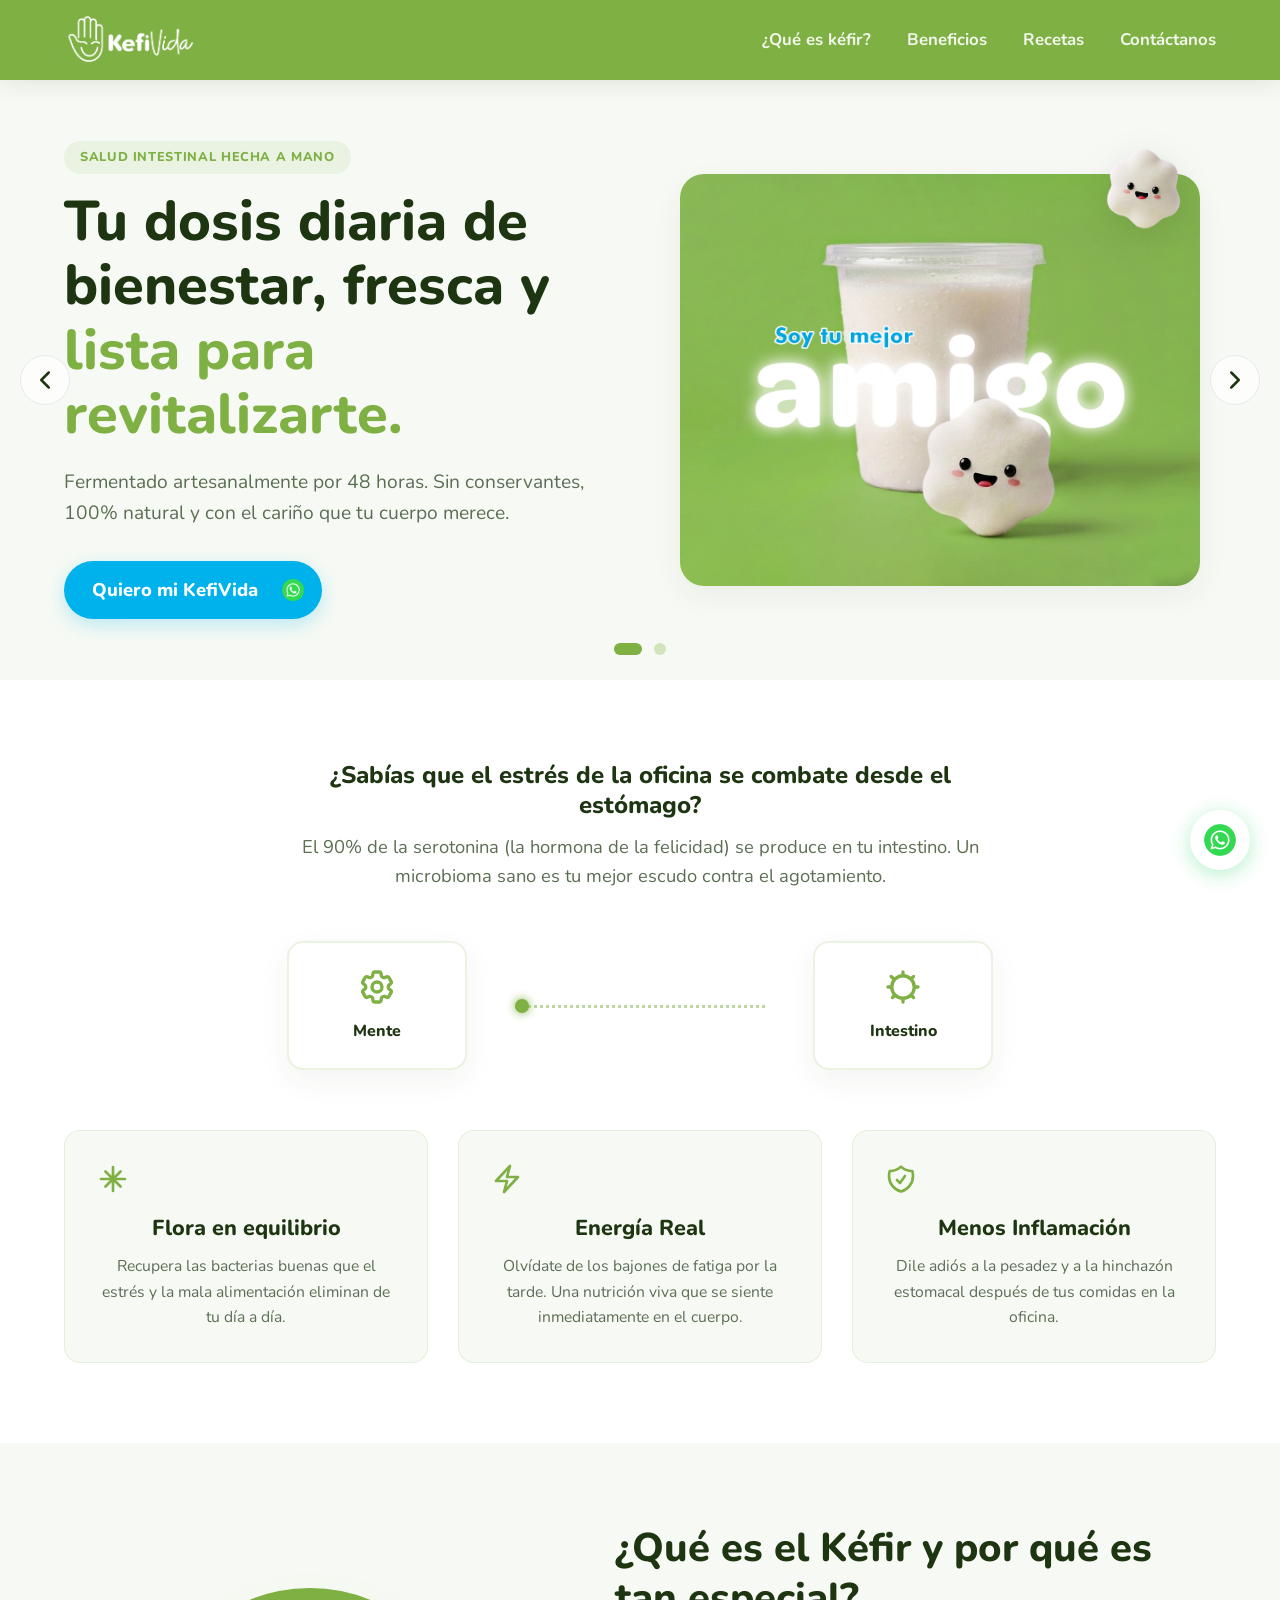
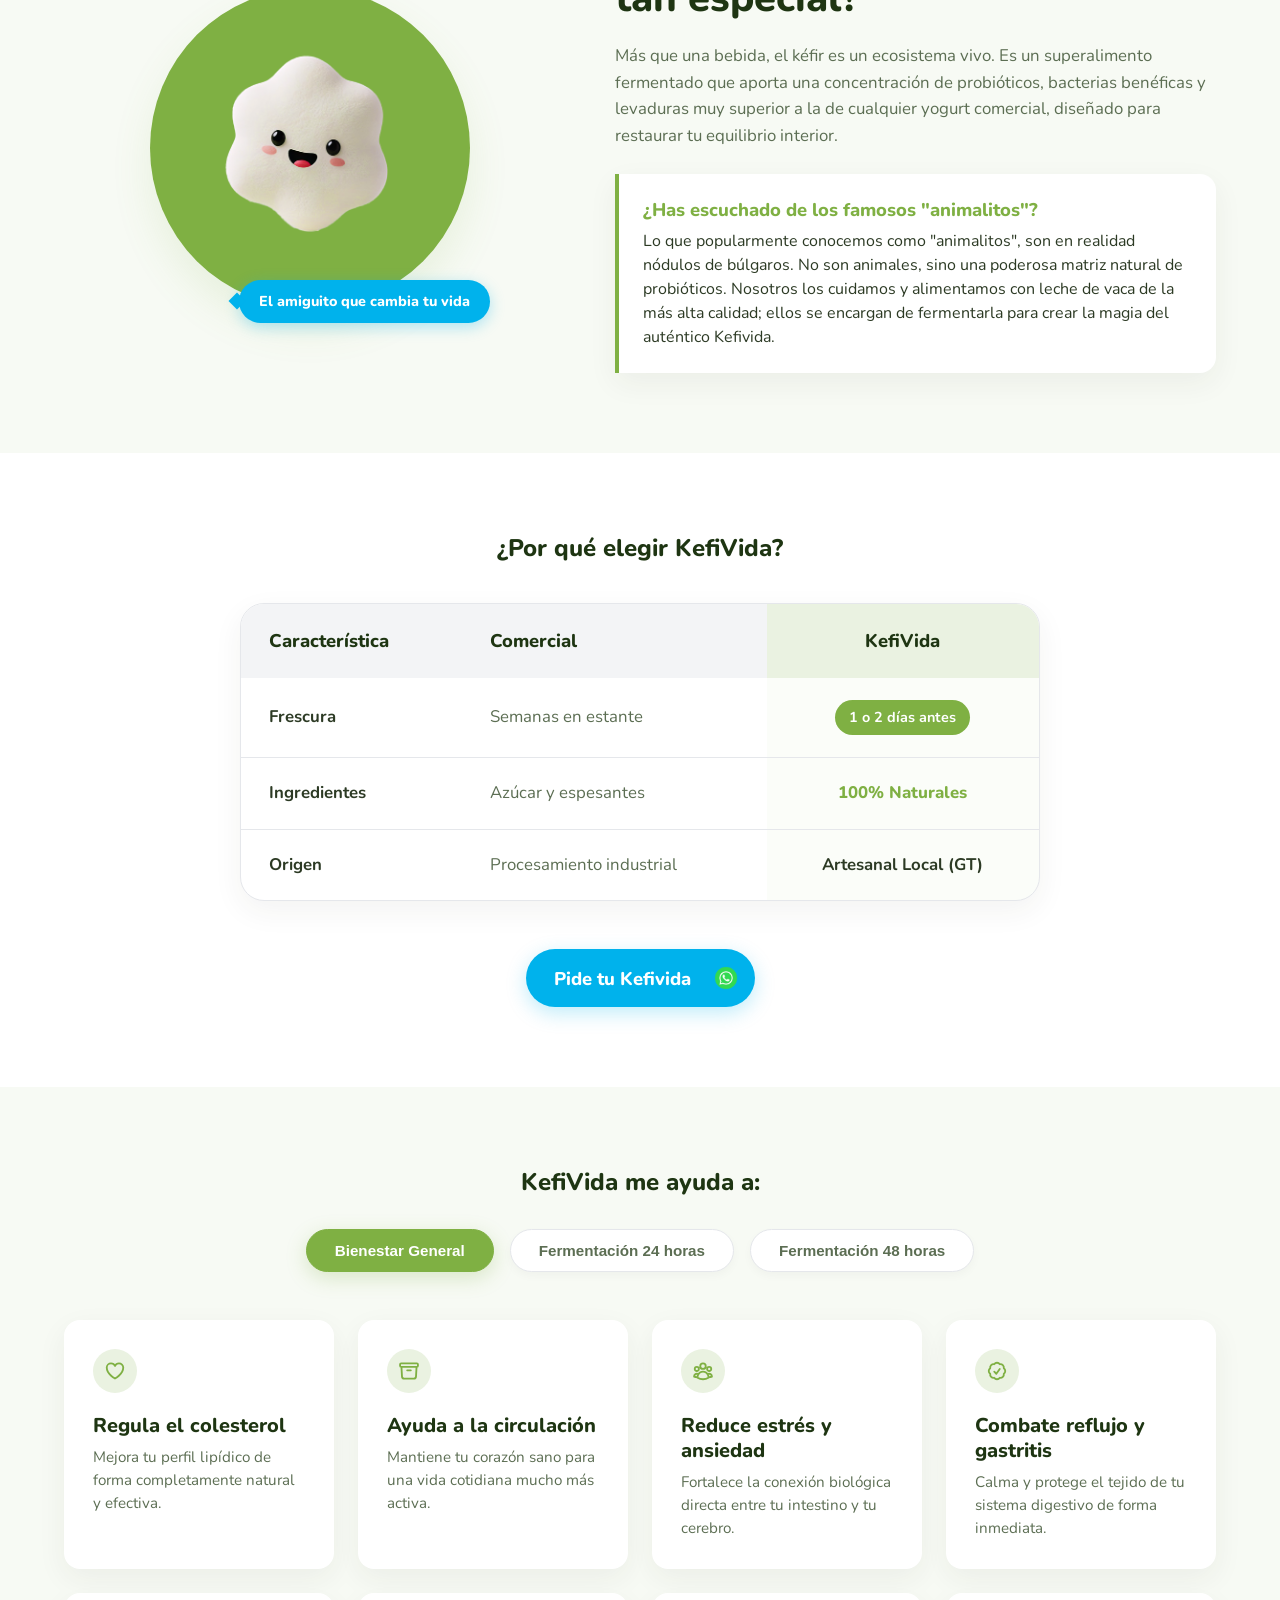
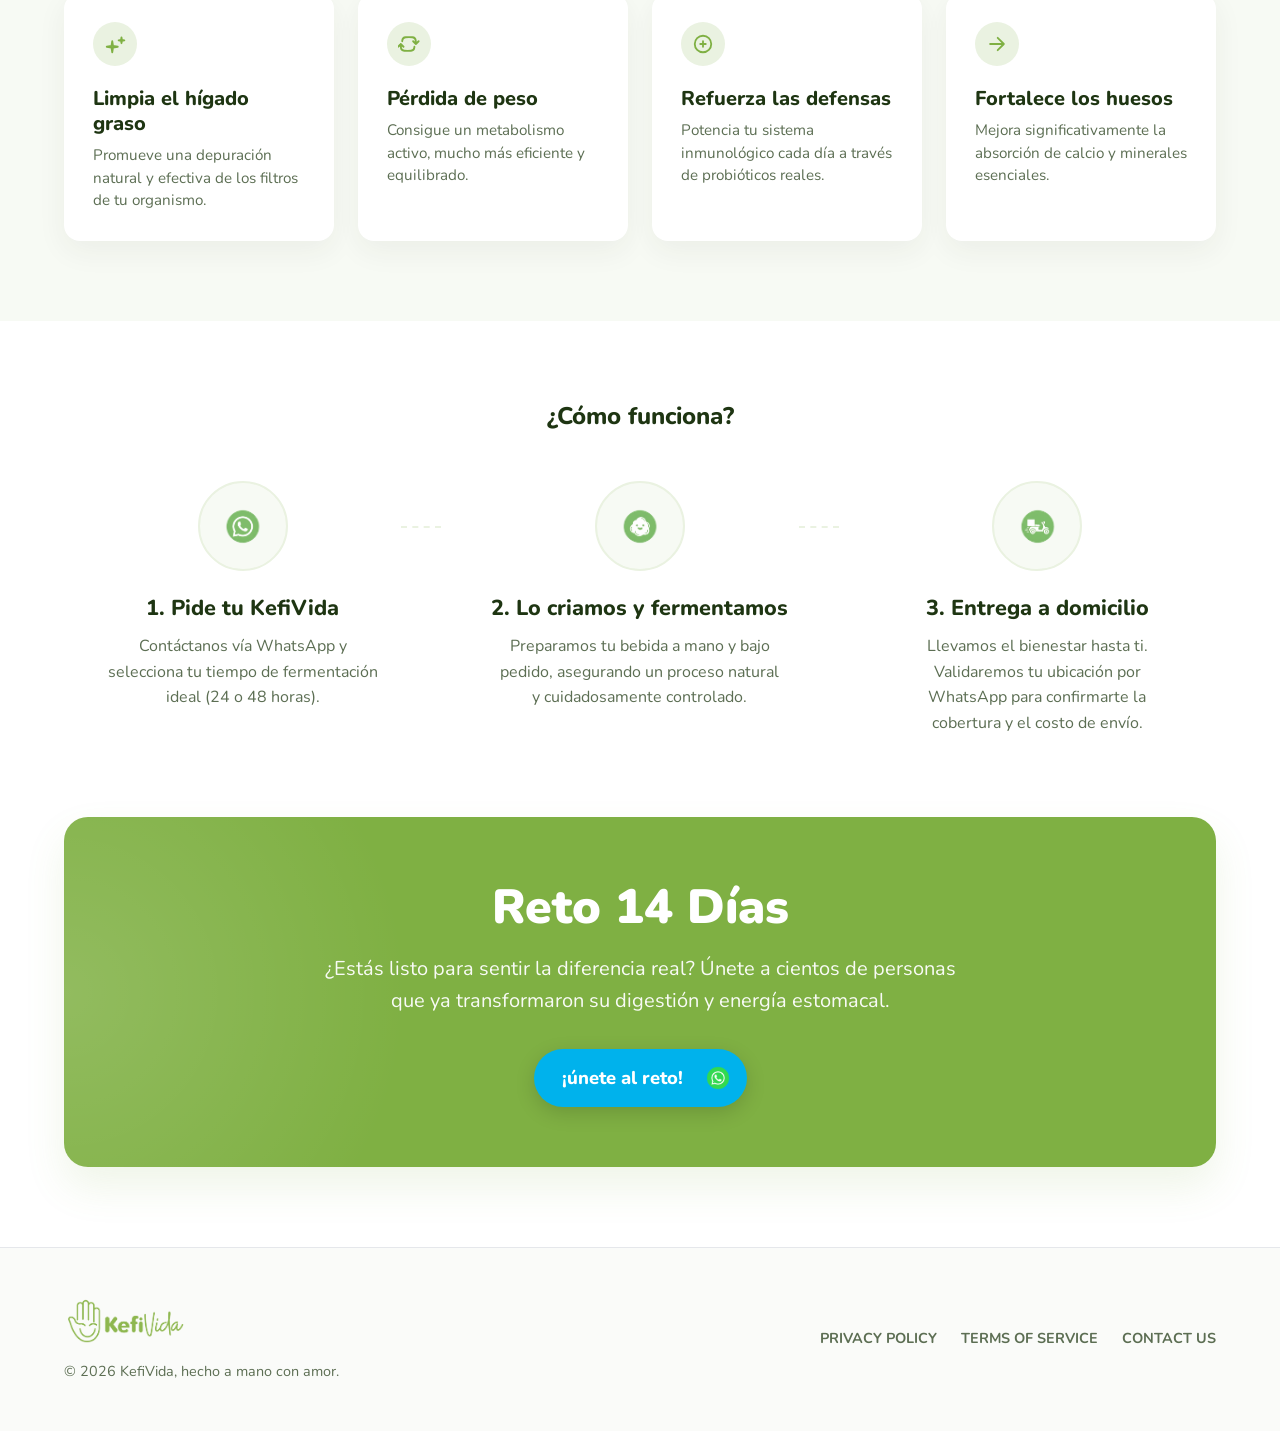
<file: index.html>
<!DOCTYPE html>
<html lang="es">
<head>
  <meta charset="UTF-8">
  <meta name="viewport" content="width=device-width, initial-scale=1.0">
  <!-- EDITAR TEXTO: Título en pestaña del navegador y SEO -->
  <title>KefiVida - Tu dosis diaria de bienestar, fresca y en tu puerta</title>
  <!-- EDITAR TEXTO: Descripción SEO en buscadores -->
  <meta name="description" content="KefiVida: Kéfir fermentado artesanalmente por 48 horas. Sin conservantes, 100% natural. Regula tu digestión, mejora tu energía y reduce el estrés de la oficina.">
  
  <!-- Open Graph / Social Media Preview -->
  <meta property="og:title" content="KefiVida - Kéfir de Calidad Artesanal">
  <meta property="og:description" content="Salud intestinal hecha a mano. Tu dosis diaria de bienestar, fresca y en la puerta de tu casa en Guatemala.">
  <meta property="og:image" content="./Fotos/Foto KefiVida.jpg">
  <meta property="og:type" content="website">

  <!-- Stylesheet -->
  <link rel="stylesheet" href="style.css">
</head>
<body>

  <!-- HEADER / CINTILLO DE INICIO VERDE -->
  <header>
    <div class="container navbar">
      <a href="#inicio" class="logo" aria-label="KefiVida Inicio">
        <!-- Logo horizontal blanco oficial -->
        <img src="./Fotos/Logo Horizontal_Blanco.png" alt="Logo de KefiVida" class="logo-header">
      </a>
      <nav aria-label="Navegación principal">
        <ul class="nav-menu">
          <li class="nav-item"><a href="#que-es-kefir" class="nav-link">¿Qué es kéfir?</a></li>
          <li class="nav-item"><a href="#beneficios" class="nav-link">Beneficios</a></li>
          <li class="nav-item"><a href="./recetas.html" class="nav-link">Recetas</a></li>
          <li class="nav-item"><a href="https://wa.link/0gh0eg" class="nav-link" target="_blank" rel="noopener">Contáctanos</a></li>
        </ul>
      </nav>
      <button class="hamburger" aria-label="Abrir menú de navegación" aria-expanded="false">
        <span class="bar"></span>
        <span class="bar"></span>
        <span class="bar"></span>
      </button>
    </div>
  </header>

  <!-- HERO SECTION CON CARRUSEL -->
  <section class="hero-carousel-container" id="inicio">
    <div class="hero-carousel">
      <!-- SLIDE 1: Original Hero (Tu dosis diaria de bienestar) -->
      <div class="hero-slide active" data-slide="0">
        <div class="container hero-grid">
          <div class="hero-content">
            <!-- EDITAR TEXTO: Cintillo/Badge pequeño arriba del título -->
            <span class="badge-small">Salud intestinal hecha a mano</span>
            
            <!-- EDITAR TEXTO: Título Principal del Hero -->
            <h1 class="hero-title">Tu dosis diaria de bienestar, fresca y <span>lista para revitalizarte.</span></h1>
            
            <!-- EDITAR TEXTO: Descripción o Subtítulo del Hero -->
            <p class="hero-desc">Fermentado artesanalmente por 48 horas. Sin conservantes, 100% natural y con el cariño que tu cuerpo merece.</p>
            
            <!-- Botón CTA con formato de cápsula celeste e imagen de WhatsApp oficial a la derecha -->
            <a href="https://wa.link/0gh0eg" class="btn-primary" target="_blank" rel="noopener">
              Quiero mi KefiVida
              <span class="wa-icon-circle">
                <img src="./Fotos/logo whatsapp.webp" alt="WhatsApp">
              </span>
            </a>
          </div>
          <div class="hero-image-container">
            <div class="hero-bg-blob"></div>
            <div class="hero-img-wrapper">
              <!-- Nueva foto oficial cargada por el usuario -->
              <img src="./Fotos/Tu mejor amigo KefiVida.jpg" alt="Envase de KefiVida fresco" class="hero-product-img">
              <!-- Mascota flotante -->
              <img src="./Fotos/Nódulo.png" alt="Mascota KefiVida" class="hero-mascot-img">
            </div>
          </div>
        </div>
      </div>

      <!-- SLIDE 2: Receta Destacada (Batido Energético) -->
      <div class="hero-slide" data-slide="1">
        <div class="container hero-grid">
          <div class="hero-content">
            <span class="badge-small">Receta Destacada</span>
            
            <h2 class="hero-title" style="font-size: 2.8rem; margin: 0 0 1rem; line-height: 1.2;">Batido Energético de <span>Plátano y Avena</span></h2>
            
            <p class="hero-desc">El impulso perfecto para tu pre-entrenamiento. Prepáralo en 3 minutos mezclando avena, plátano y el poder probiótico de tu KefiVida.</p>
            
            <a href="./recetas.html" class="btn-primary">
              Ver Receta Destacada
              <span class="wa-icon-circle" style="background-color: #00B2EC; display: flex; align-items: center; justify-content: center;">
                <svg fill="none" stroke="currentColor" stroke-width="2.5" viewBox="0 0 24 24" xmlns="http://www.w3.org/2000/svg" style="width: 16px; height: 16px; color: white;">
                  <path stroke-linecap="round" stroke-linejoin="round" d="M13.5 4.5L21 12m0 0l-7.5 7.5M21 12H3"></path>
                </svg>
              </span>
            </a>
          </div>
          <div class="hero-image-container">
            <div class="hero-bg-blob" style="background: radial-gradient(circle, rgba(142,183,79,0.3) 0%, rgba(255,255,255,0) 70%);"></div>
            <div class="hero-img-wrapper">
              <img src="./Fotos/receta_batido.png" alt="Batido de Kéfir, Plátano y Avena" class="hero-product-img" style="border-radius: 24px; box-shadow: 0 10px 30px rgba(0,0,0,0.1); object-fit: cover;">
            </div>
          </div>
        </div>
      </div>
    </div>

    <!-- Controles del carrusel (Flechas y Dots) -->
    <button class="carousel-arrow prev" aria-label="Anterior diapositiva" type="button">
      <svg fill="none" stroke="currentColor" stroke-width="2.5" viewBox="0 0 24 24" xmlns="http://www.w3.org/2000/svg">
        <path stroke-linecap="round" stroke-linejoin="round" d="M15.75 19.5L8.25 12l7.5-7.5"></path>
      </svg>
    </button>
    <button class="carousel-arrow next" aria-label="Siguiente diapositiva" type="button">
      <svg fill="none" stroke="currentColor" stroke-width="2.5" viewBox="0 0 24 24" xmlns="http://www.w3.org/2000/svg">
        <path stroke-linecap="round" stroke-linejoin="round" d="M8.25 4.5l7.5 7.5-7.5 7.5"></path>
      </svg>
    </button>

    <div class="carousel-dots">
      <button class="dot active" data-slide="0" aria-label="Ir a diapositiva 1"></button>
      <button class="dot" data-slide="1" aria-label="Ir a diapositiva 2"></button>
    </div>
  </section>

  <!-- STRESS & INTESTINE CONNECTION -->
  <section class="stress-section section-padding fade-in-section" id="que-es-kefir">
    <div class="container text-center">
      <div class="stress-header">
        <!-- EDITAR TEXTO: Pregunta/Título de Sección de Estrés -->
        <h2>¿Sabías que el estrés de la oficina se combate desde el estómago?</h2>
        <!-- EDITAR TEXTO: Descripción de la relación estrés e intestino -->
        <p>El 90% de la serotonina (la hormona de la felicidad) se produce en tu intestino. Un microbioma sano es tu mejor escudo contra el agotamiento.</p>
      </div>

      <!-- Brain-Gut Connector Graphic -->
      <div class="diagram-container">
        <div class="diagram-node">
          <!-- Brain / Mind SVG Icon -->
          <svg fill="none" stroke="currentColor" stroke-width="2" viewBox="0 0 24 24" xmlns="http://www.w3.org/2000/svg">
            <path stroke-linecap="round" stroke-linejoin="round" d="M9.594 3.94c.09-.542.56-.94 1.11-.94h2.593c.55 0 1.02.398 1.11.94l.213 1.281c.063.374.313.686.645.87.074.04.147.083.22.127.324.196.72.257 1.075.124l1.217-.456a1.125 1.125 0 0 1 1.37.49l1.296 2.247a1.125 1.125 0 0 1-.26 1.43l-1.003.828c-.293.241-.438.613-.43.992a7.723 7.723 0 0 1 0 .255c-.008.378.137.75.43.991l1.004.827c.424.35.534.954.26 1.43l-1.297 2.247a1.125 1.125 0 0 1-1.369.491l-1.217-.456c-.355-.133-.75-.072-1.076.124a6.47 6.47 0 0 1-.22.128c-.331.183-.581.495-.644.869l-.213 1.281c-.09.543-.56.94-1.11.94h-2.594c-.55 0-1.019-.398-1.11-.94l-.213-1.281c-.062-.374-.312-.686-.644-.87a6.52 6.52 0 0 1-.22-.127c-.325-.196-.72-.257-1.076-.124l-1.217.456a1.125 1.125 0 0 1-1.369-.49l-1.297-2.247a1.125 1.125 0 0 1 .26-1.43l1.004-.827c.292-.24.437-.613.43-.991a6.932 6.932 0 0 1 0-.255c.007-.38-.138-.751-.43-.992l-1.004-.827a1.125 1.125 0 0 1-.26-1.43l1.297-2.247a1.125 1.125 0 0 1 1.37-.491l1.216.456c.356.133.751.072 1.076-.124.072-.044.146-.086.22-.128.332-.183.582-.495.644-.869l.214-1.28Z"></path>
            <path stroke-linecap="round" stroke-linejoin="round" d="M15 12a3 3 0 1 1-6 0 3 3 0 0 1 6 0Z"></path>
          </svg>
          <!-- EDITAR TEXTO: Nodo Mente -->
          <span>Mente</span>
        </div>
        <div class="diagram-connector">
          <div class="dotted-line"></div>
          <div class="pulse-dot"></div>
        </div>
        <div class="diagram-node">
          <!-- Intestines SVG Icon -->
          <svg fill="none" stroke="currentColor" stroke-width="2" viewBox="0 0 24 24" xmlns="http://www.w3.org/2000/svg">
            <path stroke-linecap="round" stroke-linejoin="round" d="M12 3v2.25m6.364.386-1.591 1.591M21 12h-2.25m-.386 6.364-1.591-1.591M12 18.75V21m-4.773-4.227-1.591 1.591M3 12h2.25m-.386-6.364 1.591 1.591M12 18.75c-3.728 0-6.75-3.022-6.75-6.75S8.272 5.25 12 5.25 18.75 8.272 18.75 12s-3.022 6.75-6.75 6.75Z"></path>
          </svg>
          <!-- EDITAR TEXTO: Nodo Intestino -->
          <span>Intestino</span>
        </div>
      </div>

      <!-- State cards -->
      <div class="stress-cards">
        <div class="stress-card">
          <div class="stress-card-icon">
            <svg fill="none" stroke="currentColor" stroke-width="2" viewBox="0 0 24 24" xmlns="http://www.w3.org/2000/svg">
              <path stroke-linecap="round" stroke-linejoin="round" d="M12 3v18M3 12h18M6.343 6.343l11.314 11.314M6.343 17.657l11.314-11.314"></path>
            </svg>
          </div>
          <!-- EDITAR TEXTO: Tarjeta 1 - Título -->
          <h3>Flora en equilibrio</h3>
          <!-- EDITAR TEXTO: Tarjeta 1 - Descripción -->
          <p>Recupera las bacterias buenas que el estrés y la mala alimentación eliminan de tu día a día.</p>
        </div>
        <div class="stress-card">
          <div class="stress-card-icon">
            <svg fill="none" stroke="currentColor" stroke-width="2" viewBox="0 0 24 24" xmlns="http://www.w3.org/2000/svg">
              <path stroke-linecap="round" stroke-linejoin="round" d="M3.75 13.5l10.5-11.25L12 10.5h8.25L9.75 21.75 12 13.5H3.75z"></path>
            </svg>
          </div>
          <!-- EDITAR TEXTO: Tarjeta 2 - Título -->
          <h3>Energía Real</h3>
          <!-- EDITAR TEXTO: Tarjeta 2 - Descripción -->
          <p>Olvídate de los bajones de fatiga por la tarde. Una nutrición viva que se siente inmediatamente en el cuerpo.</p>
        </div>
        <div class="stress-card">
          <div class="stress-card-icon">
            <svg fill="none" stroke="currentColor" stroke-width="2" viewBox="0 0 24 24" xmlns="http://www.w3.org/2000/svg">
              <path stroke-linecap="round" stroke-linejoin="round" d="M9 12.75L11.25 15 15 9.75m-3-7.036A11.959 11.959 0 013.598 6 11.99 11.99 0 003 9.749c0 5.592 3.824 10.29 9 11.623 5.176-1.332 9-6.03 9-11.622 0-1.31-.21-2.57-.598-3.751h-.152c-3.196 0-6.1-1.248-8.25-3.285z"></path>
            </svg>
          </div>
          <!-- EDITAR TEXTO: Tarjeta 3 - Título -->
          <h3>Menos Inflamación</h3>
          <!-- EDITAR TEXTO: Tarjeta 3 - Descripción -->
          <p>Dile adiós a la pesadez y a la hinchazón estomacal después de tus comidas en la oficina.</p>
        </div>
      </div>
    </div>
  </section>

  <!-- WHAT IS KEFIR & MASCOT -->
  <section class="about-section section-padding fade-in-section">
    <div class="container about-grid">
      <div class="about-image-wrapper">
        <div class="about-circle-bg">
          <!-- Mascota con animaciones de entrada, caricia y clic -->
          <img src="./Fotos/Nódulo.png" alt="El amiguito KefiVida" class="about-mascot-img">
          <!-- EDITAR TEXTO: Globo de diálogo de la mascota -->
          <div class="speech-bubble">El amiguito que cambia tu vida</div>
        </div>
      </div>
      <div class="about-content">
        <!-- EDITAR TEXTO: Título sección informativa -->
        <h2>¿Qué es el Kéfir y por qué es tan especial?</h2>
        <!-- EDITAR TEXTO: Párrafo sección informativa -->
        <p>Más que una bebida, el kéfir es un ecosistema vivo. Es un superalimento fermentado que aporta una concentración de probióticos, bacterias benéficas y levaduras muy superior a la de cualquier yogurt comercial, diseñado para restaurar tu equilibrio interior.</p>
        
        <div class="callout-box">
          <!-- EDITAR TEXTO: Título caja destacada (búlgaros) -->
          <h4>¿Has escuchado de los famosos "animalitos"?</h4>
          <!-- EDITAR TEXTO: Contenido caja destacada -->
          <p>Lo que popularmente conocemos como "animalitos", son en realidad nódulos de búlgaros. No son animales, sino una poderosa matriz natural de probióticos. Nosotros los cuidamos y alimentamos con leche de vaca de la más alta calidad; ellos se encargan de fermentarla para crear la magia del auténtico Kefivida.</p>
        </div>
      </div>
    </div>
  </section>

  <!-- COMPARISON TABLE SECTION -->
  <section class="comparison-section section-padding fade-in-section">
    <div class="container text-center">
      <!-- EDITAR TEXTO: Título sección comparativa -->
      <h2>¿Por qué elegir KefiVida?</h2>
      
      <div class="table-wrapper">
        <table class="comparison-table">
          <thead>
            <tr>
              <!-- EDITAR TEXTO: Encabezados de la tabla -->
              <th>Característica</th>
              <th>Comercial</th>
              <th>KefiVida</th>
            </tr>
          </thead>
          <tbody>
            <tr>
              <!-- EDITAR TEXTO: Fila Frescura -->
              <td><strong>Frescura</strong></td>
              <td>Semanas en estante</td>
              <td><span class="badge-green">1 o 2 días antes</span></td>
            </tr>
            <tr>
              <!-- EDITAR TEXTO: Fila Ingredientes -->
              <td><strong>Ingredientes</strong></td>
              <td>Azúcar y espesantes</td>
              <td><span class="text-green-bold">100% Naturales</span></td>
            </tr>
            <tr>
              <!-- EDITAR TEXTO: Fila Origen -->
              <td><strong>Origen</strong></td>
              <td>Procesamiento industrial</td>
              <td>Artesanal Local (GT)</td>
            </tr>
          </tbody>
        </table>
      </div>

      <!-- Botón CTA con formato de cápsula celeste e imagen de WhatsApp oficial a la derecha -->
      <a href="https://wa.link/0gh0eg" class="btn-primary" target="_blank" rel="noopener">
        <!-- EDITAR TEXTO: Texto del botón de la tabla -->
        Pide tu Kefivida
        <span class="wa-icon-circle">
          <img src="./Fotos/logo whatsapp.webp" alt="WhatsApp">
        </span>
      </a>
    </div>
  </section>

  <!-- BENEFITS GRID -->
  <section class="benefits-section section-padding fade-in-section" id="beneficios">
    <div class="container">
      <!-- EDITAR TEXTO: Título sección de beneficios -->
      <h2 class="text-center benefits-title">KefiVida me ayuda a:</h2>
      
      <!-- Pestañas Selectoras (Tabs) -->
      <div class="benefits-tabs">
        <button class="benefits-tab-btn active" data-tab="general" type="button">Bienestar General</button>
        <button class="benefits-tab-btn" data-tab="24h" type="button">Fermentación 24 horas</button>
        <button class="benefits-tab-btn" data-tab="48h" type="button">Fermentación 48 horas</button>
      </div>

      <!-- GRID 1: Bienestar General (Los 8 actuales) -->
      <div class="benefits-grid active" id="benefits-general">
        <!-- Benefit 1: Colesterol -->
        <div class="benefit-card">
          <div class="benefit-icon">
            <svg fill="none" stroke="currentColor" stroke-width="2" viewBox="0 0 24 24" xmlns="http://www.w3.org/2000/svg">
              <path stroke-linecap="round" stroke-linejoin="round" d="M21 8.25c0-2.485-2.099-4.5-4.688-4.5-1.935 0-3.597 1.126-4.312 2.733-.715-1.607-2.377-2.733-4.313-2.733C5.1 3.75 3 5.765 3 8.25c0 7.22 9 12 9 12s9-4.78 9-12z"></path>
            </svg>
          </div>
          <h3>Regula el colesterol</h3>
          <p>Mejora tu perfil lipídico de forma completamente natural y efectiva.</p>
        </div>

        <!-- Benefit 2: Circulación -->
        <div class="benefit-card">
          <div class="benefit-icon">
            <svg fill="none" stroke="currentColor" stroke-width="2" viewBox="0 0 24 24" xmlns="http://www.w3.org/2000/svg">
              <path stroke-linecap="round" stroke-linejoin="round" d="M20.25 7.5l-.625 10.632a2.25 2.25 0 01-2.247 2.118H6.622a2.25 2.25 0 01-2.247-2.118L3.75 7.5M10 11.25h4M3.375 7.5h17.25c.621 0 1.125-.504 1.125-1.125v-1.5c0-.621-.504-1.125-1.125-1.125H3.375c-.621 0-1.125.504-1.125 1.125v1.5c0 .621.504 1.125 1.125 1.125z"></path>
            </svg>
          </div>
          <h3>Ayuda a la circulación</h3>
          <p>Mantiene tu corazón sano para una vida cotidiana mucho más activa.</p>
        </div>

        <!-- Benefit 3: Estrés y Ansiedad -->
        <div class="benefit-card">
          <div class="benefit-icon">
            <svg fill="none" stroke="currentColor" stroke-width="2" viewBox="0 0 24 24" xmlns="http://www.w3.org/2000/svg">
              <path stroke-linecap="round" stroke-linejoin="round" d="M18 18.72a9.094 9.094 0 003.741-.479 3 3 0 00-4.682-2.72m.94 3.198l.001.031c0 .225-.012.447-.037.666A11.944 11.944 0 0112 21c-2.17 0-4.207-.576-5.963-1.584A6.062 6.062 0 016 18.719m12 0a5.971 5.971 0 00-.941-3.197m0 0A5.995 5.995 0 0012 12.75a5.995 5.995 0 00-5.058 2.772m0 0a3 3 0 00-4.681 2.72 8.986 8.986 0 003.74.477m.94-3.197a5.971 5.971 0 00-.94 3.197M15 6.75a3 3 0 11-6 0 3 3 0 016 0zm6 3a2.25 2.25 0 11-4.5 0 2.25 2.25 0 014.5 0zm-13.5 0a2.25 2.25 0 11-4.5 0 2.25 2.25 0 014.5 0z"></path>
            </svg>
          </div>
          <h3>Reduce estrés y ansiedad</h3>
          <p>Fortalece la conexión biológica directa entre tu intestino y tu cerebro.</p>
        </div>

        <!-- Benefit 4: Reflujo y Gastritis -->
        <div class="benefit-card">
          <div class="benefit-icon">
            <svg fill="none" stroke="currentColor" stroke-width="2" viewBox="0 0 24 24" xmlns="http://www.w3.org/2000/svg">
              <path stroke-linecap="round" stroke-linejoin="round" d="M9 12.75L11.25 15 15 9.75M21 12c0 1.268-.63 2.39-1.593 3.068a3.745 3.745 0 01-1.043 3.296 3.745 3.745 0 01-3.296 1.043A3.745 3.745 0 0112 21c-1.268 0-2.39-.63-3.068-1.593a3.746 3.746 0 01-3.296-1.043 3.745 3.745 0 01-1.043-3.296A3.745 3.745 0 013 12c0-1.268.63-2.39 1.593-3.068a3.745 3.745 0 011.043-3.296 3.746 3.746 0 013.296-1.043A3.746 3.746 0 0112 3c1.268 0 2.39.63 3.068 1.593a3.746 3.746 0 013.296 1.043 3.746 3.746 0 011.043 3.296A3.745 3.745 0 0121 12z"></path>
            </svg>
          </div>
          <h3>Combate reflujo y gastritis</h3>
          <p>Calma y protege el tejido de tu sistema digestivo de forma inmediata.</p>
        </div>

        <!-- Benefit 5: Hígado Graso -->
        <div class="benefit-card">
          <div class="benefit-icon">
            <svg fill="none" stroke="currentColor" stroke-width="2" viewBox="0 0 24 24" xmlns="http://www.w3.org/2000/svg">
              <path stroke-linecap="round" stroke-linejoin="round" d="M9.813 15.904L9 21l-.813-5.096L3 15l5.187-.813L9 9l.813 5.187L15 15l-5.187.813zM19.071 4.929l-.429 2.679-2.679.429 2.679.429.429 2.679.429-2.679 2.679-.429-2.679-.429-.429-2.679z"></path>
            </svg>
          </div>
          <h3>Limpia el hígado graso</h3>
          <p>Promueve una depuración natural y efectiva de los filtros de tu organismo.</p>
        </div>

        <!-- Benefit 6: Peso -->
        <div class="benefit-card">
          <div class="benefit-icon">
            <svg fill="none" stroke="currentColor" stroke-width="2" viewBox="0 0 24 24" xmlns="http://www.w3.org/2000/svg">
              <path stroke-linecap="round" stroke-linejoin="round" d="M19.5 12c0-1.232-.046-2.453-.138-3.662a4.006 4.006 0 00-3.7-3.7 48.656 48.656 0 00-7.324 0 4.006 4.006 0 00-3.7 3.7c-.017.22-.032.441-.046.662M19.5 12l3-3m-3 3l-3-3M3 12c0 1.232.046 2.453.138 3.662a4.006 4.006 0 003.7 3.7 48.656 48.656 0 007.324 0 4.006 4.006 0 003.7-3.7c.017-.22.032-.441.046-.662M3 12l3 3m-3-3l-3 3"></path>
            </svg>
          </div>
          <h3>Pérdida de peso</h3>
          <p>Consigue un metabolismo activo, mucho más eficiente y equilibrado.</p>
        </div>

        <!-- Benefit 7: Defensas -->
        <div class="benefit-card">
          <div class="benefit-icon">
            <svg fill="none" stroke="currentColor" stroke-width="2" viewBox="0 0 24 24" xmlns="http://www.w3.org/2000/svg">
              <path stroke-linecap="round" stroke-linejoin="round" d="M12 9v6m3-3H9m12 0a9 9 0 11-18 0 9 9 0 0118 0z"></path>
            </svg>
          </div>
          <h3>Refuerza las defensas</h3>
          <p>Potencia tu sistema inmunológico cada día a través de probióticos reales.</p>
        </div>

        <!-- Benefit 8: Huesos -->
        <div class="benefit-card">
          <div class="benefit-icon">
            <svg fill="none" stroke="currentColor" stroke-width="2" viewBox="0 0 24 24" xmlns="http://www.w3.org/2000/svg">
              <path stroke-linecap="round" stroke-linejoin="round" d="M4.5 12h15m0 0l-6.75-6.75M19.5 12l-6.75 6.75"></path>
            </svg>
          </div>
          <h3>Fortalece los huesos</h3>
          <p>Mejora significativamente la absorción de calcio y minerales esenciales.</p>
        </div>
      </div>

      <!-- GRID 2: Suavidad 24 Horas -->
      <div class="benefits-grid" id="benefits-24h">
        <!-- Benefit 1: Sabor Lácteo Suave -->
        <div class="benefit-card">
          <div class="benefit-icon">
            <svg fill="none" stroke="currentColor" stroke-width="2" viewBox="0 0 24 24" xmlns="http://www.w3.org/2000/svg">
              <path stroke-linecap="round" stroke-linejoin="round" d="M9.813 15.904L9 21l-.813-5.096L3 15l5.187-.813L9 9l.813 5.187L15 15l-5.187.813z"></path>
            </svg>
          </div>
          <h3>Sabor Lácteo Suave</h3>
          <p>Cremoso, ligeramente dulce y con un toque ácido sutil. Ideal para principiantes.</p>
        </div>

        <!-- Benefit 2: Digestión Armónica -->
        <div class="benefit-card">
          <div class="benefit-icon">
            <svg fill="none" stroke="currentColor" stroke-width="2" viewBox="0 0 24 24" xmlns="http://www.w3.org/2000/svg">
              <path stroke-linecap="round" stroke-linejoin="round" d="M21 8.25c0-2.485-2.099-4.5-4.688-4.5-1.935 0-3.597 1.126-4.312 2.733-.715-1.607-2.377-2.733-4.313-2.733C5.1 3.75 3 5.765 3 8.25c0 7.22 9 12 9 12s9-4.78 9-12z"></path>
            </svg>
          </div>
          <h3>Digestión Armónica</h3>
          <p>Apoya una digestión regular y previene la hinchazón, promoviendo el equilibrio intestinal.</p>
        </div>

        <!-- Benefit 3: Bajo en Lactosa -->
        <div class="benefit-card">
          <div class="benefit-icon">
            <svg fill="none" stroke="currentColor" stroke-width="2" viewBox="0 0 24 24" xmlns="http://www.w3.org/2000/svg">
              <path stroke-linecap="round" stroke-linejoin="round" d="M9 12.75L11.25 15 15 9.75m-3-7.036A11.959 11.959 0 013.598 6 11.99 11.99 0 003 9.749c0 5.592 3.824 10.29 9 11.623 5.176-1.332 9-6.03 9-11.622 0-1.31-.21-2.57-.598-3.751h-.152c-3.196 0-6.1-1.248-8.25-3.285z"></path>
            </svg>
          </div>
          <h3>Bajo en Lactosa</h3>
          <p>Significativamente reducido, adecuado para la mayoría de adultos con sensibilidad leve.</p>
        </div>

        <!-- Benefit 4: Textura Ligera -->
        <div class="benefit-card">
          <div class="benefit-icon">
            <svg fill="none" stroke="currentColor" stroke-width="2" viewBox="0 0 24 24" xmlns="http://www.w3.org/2000/svg">
              <path stroke-linecap="round" stroke-linejoin="round" d="M19.5 12c0-1.232-.046-2.453-.138-3.662a4.006 4.006 0 00-3.7-3.7 48.656 48.656 0 00-7.324 0 4.006 4.006 0 00-3.7 3.7c-.017.22-.032.441-.046.662M19.5 12l3-3m-3 3l-3-3"></path>
            </svg>
          </div>
          <h3>Textura Ligera</h3>
          <p>Consistencia homogénea y líquida, muy fácil de beber y mezclar en batidos y bowls.</p>
        </div>

        <!-- Benefit 5: Bienestar y Calma -->
        <div class="benefit-card">
          <div class="benefit-icon">
            <svg fill="none" stroke="currentColor" stroke-width="2" viewBox="0 0 24 24" xmlns="http://www.w3.org/2000/svg">
              <path stroke-linecap="round" stroke-linejoin="round" d="M12 3v2.25m6.364.386-1.591 1.591M21 12h-2.25m-.386 6.364-1.591-1.591M12 18.75V21m-4.773-4.227-1.591 1.591M3 12h2.25m-.386-6.364 1.591 1.591M12 18.75c-3.728 0-6.75-3.022-6.75-6.75S8.272 5.25 12 5.25 18.75 8.272 18.75 12s-3.022 6.75-6.75 6.75Z"></path>
            </svg>
          </div>
          <h3>Bienestar y Calma</h3>
          <p>Contribuye a un estado de serenidad y favorece la concentración para el ritmo diario.</p>
        </div>

        <!-- Benefit 6: Energía Sostenida -->
        <div class="benefit-card">
          <div class="benefit-icon">
            <svg fill="none" stroke="currentColor" stroke-width="2" viewBox="0 0 24 24" xmlns="http://www.w3.org/2000/svg">
              <path stroke-linecap="round" stroke-linejoin="round" d="M3.75 13.5l10.5-11.25L12 10.5h8.25L9.75 21.75 12 13.5H3.75z"></path>
            </svg>
          </div>
          <h3>Energía Sostenida</h3>
          <p>Proporciona un impulso suave y constante para mantener la vitalidad durante todo el día.</p>
        </div>

        <!-- Benefit 7: Absorción Diaria -->
        <div class="benefit-card">
          <div class="benefit-icon">
            <svg fill="none" stroke="currentColor" stroke-width="2" viewBox="0 0 24 24" xmlns="http://www.w3.org/2000/svg">
              <path stroke-linecap="round" stroke-linejoin="round" d="M12 9v6m3-3H9m12 0a9 9 0 11-18 0 9 9 0 0118 0z"></path>
            </svg>
          </div>
          <h3>Absorción Diaria</h3>
          <p>Mejora la asimilación general de vitaminas y minerales para el óptimo funcionamiento diario.</p>
        </div>

        <!-- Benefit 8: Frescura y Pureza -->
        <div class="benefit-card">
          <div class="benefit-icon">
            <svg fill="none" stroke="currentColor" stroke-width="2" viewBox="0 0 24 24" xmlns="http://www.w3.org/2000/svg">
              <path stroke-linecap="round" stroke-linejoin="round" d="M12 3v2.25m6.364.386-1.591 1.591M21 12h-2.25m-.386 6.364-1.591-1.591"></path>
            </svg>
          </div>
          <h3>Frescura y Pureza</h3>
          <p>Deja una sensación post-consumo muy ligera y refrescante, ideal para continuar activo.</p>
        </div>
      </div>

      <!-- GRID 3: Potencia 48 Horas -->
      <div class="benefits-grid" id="benefits-48h">
        <!-- Benefit 1: Sabor Ácido Marcado -->
        <div class="benefit-card">
          <div class="benefit-icon">
            <svg fill="none" stroke="currentColor" stroke-width="2" viewBox="0 0 24 24" xmlns="http://www.w3.org/2000/svg">
              <path stroke-linecap="round" stroke-linejoin="round" d="M15.362 5.214A8.252 8.252 0 0112 21 8.25 8.25 0 016.038 7.048 8.287 8.287 0 009 9.6a8.983 8.983 0 013.361-6.867 8.21 8.21 0 003 2.48z"></path>
            </svg>
          </div>
          <h3>Sabor Ácido Marcado</h3>
          <p>Perfil de sabor más intenso, acidez pronunciada y una efervescencia natural única.</p>
        </div>

        <!-- Benefit 2: Reparación Digestiva -->
        <div class="benefit-card">
          <div class="benefit-icon">
            <svg fill="none" stroke="currentColor" stroke-width="2" viewBox="0 0 24 24" xmlns="http://www.w3.org/2000/svg">
              <path stroke-linecap="round" stroke-linejoin="round" d="M9 12.75L11.25 15 15 9.75m-3-7.036A11.959 11.959 0 013.598 6 11.99 11.99 0 003 9.749c0 5.592 3.824 10.29 9 11.623 5.176-1.332 9-6.03 9-11.622 0-1.31-.21-2.57-.598-3.751h-.152c-3.196 0-6.1-1.248-8.25-3.285z"></path>
            </svg>
          </div>
          <h3>Reparación Digestiva</h3>
          <p>Orientado a la repoblación profunda de la microbiota y al alivio de gastritis y acidez crónica.</p>
        </div>

        <!-- Benefit 3: Prácticamente 0% Lactosa -->
        <div class="benefit-card">
          <div class="benefit-icon">
            <svg fill="none" stroke="currentColor" stroke-width="2" viewBox="0 0 24 24" xmlns="http://www.w3.org/2000/svg">
              <path stroke-linecap="round" stroke-linejoin="round" d="M9 12.75L11.25 15 15 9.75M21 12c0 1.268-.63 2.39-1.593 3.068a3.745 3.745 0 01-1.043 3.296 3.745 3.745 0 01-3.296 1.043A3.745 3.745 0 0112 21c-1.268 0-2.39-.63-3.068-1.593a3.746 3.746 0 01-3.296-1.043 3.745 3.745 0 01-1.043-3.296A3.745 3.745 0 013 12c0-1.268.63-2.39 1.593-3.068a3.745 3.745 0 011.043-3.296 3.746 3.746 0 013.296-1.043A3.746 3.746 0 0112 3c1.268 0 2.39.63 3.068 1.593a3.746 3.746 0 013.296 1.043 3.746 3.746 0 011.043 3.296A3.745 3.745 0 0121 12z"></path>
            </svg>
          </div>
          <h3>0% Lactosa</h3>
          <p>Fermentación prolongada que reduce la lactosa al mínimo. Perfecto para intolerantes severos.</p>
        </div>

        <!-- Benefit 4: Consistencia Densa -->
        <div class="benefit-card">
          <div class="benefit-icon">
            <svg fill="none" stroke="currentColor" stroke-width="2" viewBox="0 0 24 24" xmlns="http://www.w3.org/2000/svg">
              <path stroke-linecap="round" stroke-linejoin="round" d="M12 3v18M3 12h18"></path>
            </svg>
          </div>
          <h3>Consistencia Densa</h3>
          <p>Textura más espesa y con cuerpo. Ideal para tomar en shots o usar como base culinaria.</p>
        </div>

        <!-- Benefit 5: Reducción de Estrés -->
        <div class="benefit-card">
          <div class="benefit-icon">
            <svg fill="none" stroke="currentColor" stroke-width="2" viewBox="0 0 24 24" xmlns="http://www.w3.org/2000/svg">
              <path stroke-linecap="round" stroke-linejoin="round" d="M12 14l9-5-9-5-9 5 9 5zM12 14l6.16-3.422a12.083 12.083 0 01.665 6.479L12 21l-6.83-3.943a12.083 12.083 0 01.665-6.479L12 14z"></path>
            </svg>
          </div>
          <h3>Reducción de Estrés</h3>
          <p>Modula de forma más fuerte el sistema nervioso, reduciendo la ansiedad y fatiga mental.</p>
        </div>

        <!-- Benefit 6: Shot de Vitalidad -->
        <div class="benefit-card">
          <div class="benefit-icon">
            <svg fill="none" stroke="currentColor" stroke-width="2" viewBox="0 0 24 24" xmlns="http://www.w3.org/2000/svg">
              <path stroke-linecap="round" stroke-linejoin="round" d="M3.75 13.5l10.5-11.25L12 10.5h8.25L9.75 21.75 12 13.5H3.75z"></path>
            </svg>
          </div>
          <h3>Shot de Vitalidad</h3>
          <p>Brinda un aporte energético concentrado y una sensación de revitalización profunda.</p>
        </div>

        <!-- Benefit 7: Compuestos Bioactivos -->
        <div class="benefit-card">
          <div class="benefit-icon">
            <svg fill="none" stroke="currentColor" stroke-width="2" viewBox="0 0 24 24" xmlns="http://www.w3.org/2000/svg">
              <path stroke-linecap="round" stroke-linejoin="round" d="M12 9v6m3-3H9m12 0a9 9 0 11-18 0 9 9 0 0118 0z"></path>
            </svg>
          </div>
          <h3>Compuestos Bioactivos</h3>
          <p>Mayor liberación de péptidos activos y ácidos orgánicos que potencian las defensas.</p>
        </div>

        <!-- Benefit 8: Depuración Celular -->
        <div class="benefit-card">
          <div class="benefit-icon">
            <svg fill="none" stroke="currentColor" stroke-width="2" viewBox="0 0 24 24" xmlns="http://www.w3.org/2000/svg">
              <path stroke-linecap="round" stroke-linejoin="round" d="M9 12.75L11.25 15 15 9.75M21 12c0 1.268-.63 2.39-1.593 3.068"></path>
            </svg>
          </div>
          <h3>Depuración Celular</h3>
          <p>Promueve una desintoxicación interna marcada y el fortalecimiento general del cuerpo.</p>
        </div>
      </div>

    </div>
  </section>

  <!-- HOW IT WORKS SECTION -->
  <section class="how-section section-padding fade-in-section" id="como-funciona">
    <div class="container text-center">
      <!-- EDITAR TEXTO: Título de cómo funciona -->
      <h2>¿Cómo funciona?</h2>
      
      <div class="how-steps">
        <div class="how-step">
          <!-- Círculo que contiene la nueva imagen oficial de Pedido por WhatsApp -->
          <div class="how-icon-wrapper">
            <img src="./Fotos/Icono_Pedido por whatsapp.png" alt="Icono de pedido por WhatsApp" class="how-step-icon">
          </div>
          <!-- EDITAR TEXTO: Paso 1 -->
          <h3>1. Pide tu KefiVida</h3>
          <p>Contáctanos vía WhatsApp y selecciona tu tiempo de fermentación ideal (24 o 48 horas).</p>
        </div>

        <div class="how-step">
          <!-- Círculo que contiene la nueva imagen oficial de Preparación -->
          <div class="how-icon-wrapper">
            <img src="./Fotos/Icono_Preparación.png" alt="Icono de preparación" class="how-step-icon">
          </div>
          <!-- EDITAR TEXTO: Paso 2 (Corregido ortográficamente) -->
          <h3>2. Lo criamos y fermentamos</h3>
          <p>Preparamos tu bebida a mano y bajo pedido, asegurando un proceso natural y cuidadosamente controlado.</p>
        </div>

        <div class="how-step">
          <!-- Círculo que contiene la nueva imagen oficial de Delivery -->
          <div class="how-icon-wrapper">
            <img src="./Fotos/Icono_Delivery.png" alt="Icono de delivery" class="how-step-icon">
          </div>
          <!-- EDITAR TEXTO: Paso 3 (Corregido ortográficamente) -->
          <h3>3. Entrega a domicilio</h3>
          <p>Llevamos el bienestar hasta ti. Validaremos tu ubicación por WhatsApp para confirmarte la cobertura y el costo de envío.</p>
        </div>
      </div>
    </div>
  </section>

  <!-- CTA RETO 14 DIAS -->
  <section class="cta-section container fade-in-section">
    <div class="cta-box">
      <!-- EDITAR TEXTO: Título del reto -->
      <h2>Reto 14 Días</h2>
      <!-- EDITAR TEXTO: Subtítulo del reto -->
      <p>¿Estás listo para sentir la diferencia real? Únete a cientos de personas que ya transformaron su digestión y energía estomacal.</p>
      
      <!-- Botón CTA con formato de cápsula celeste e imagen de WhatsApp oficial a la derecha -->
      <a href="https://wa.link/0gh0eg" class="btn-primary" target="_blank" rel="noopener">
        <!-- EDITAR TEXTO: Texto del botón del reto -->
        ¡únete al reto!
        <span class="wa-icon-circle">
          <img src="./Fotos/logo whatsapp.webp" alt="WhatsApp">
        </span>
      </a>
    </div>
  </section>

  <!-- FLOATING WHATSAPP BUTTON -->
  <a href="https://wa.link/0gh0eg" class="whatsapp-float" target="_blank" rel="noopener" aria-label="Enviar mensaje por WhatsApp">
    <img src="./Fotos/logo whatsapp.webp" alt="WhatsApp">
  </a>

  <!-- FOOTER -->
  <footer>
    <div class="container footer-content">
      <div class="footer-left">
        <a href="#inicio" aria-label="KefiVida Logo Footer">
          <!-- Logo horizontal verde original oficial -->
          <img src="./Fotos/Logo Horizontal.png" alt="Logo de KefiVida" class="footer-logo">
        </a>
        <p>&copy; 2026 KefiVida, hecho a mano con amor.</p>
      </div>
      <nav aria-label="Enlaces secundarios y legales">
        <ul class="footer-menu">
          <li><a href="#" class="footer-link">PRIVACY POLICY</a></li>
          <li><a href="#" class="footer-link">TERMS OF SERVICE</a></li>
          <li><a href="https://wa.link/0gh0eg" class="footer-link" target="_blank" rel="noopener">CONTACT US</a></li>
        </ul>
      </nav>
    </div>
  </footer>

  <!-- Script -->
  <script src="app.js"></script>
</body>
</html>
</file>
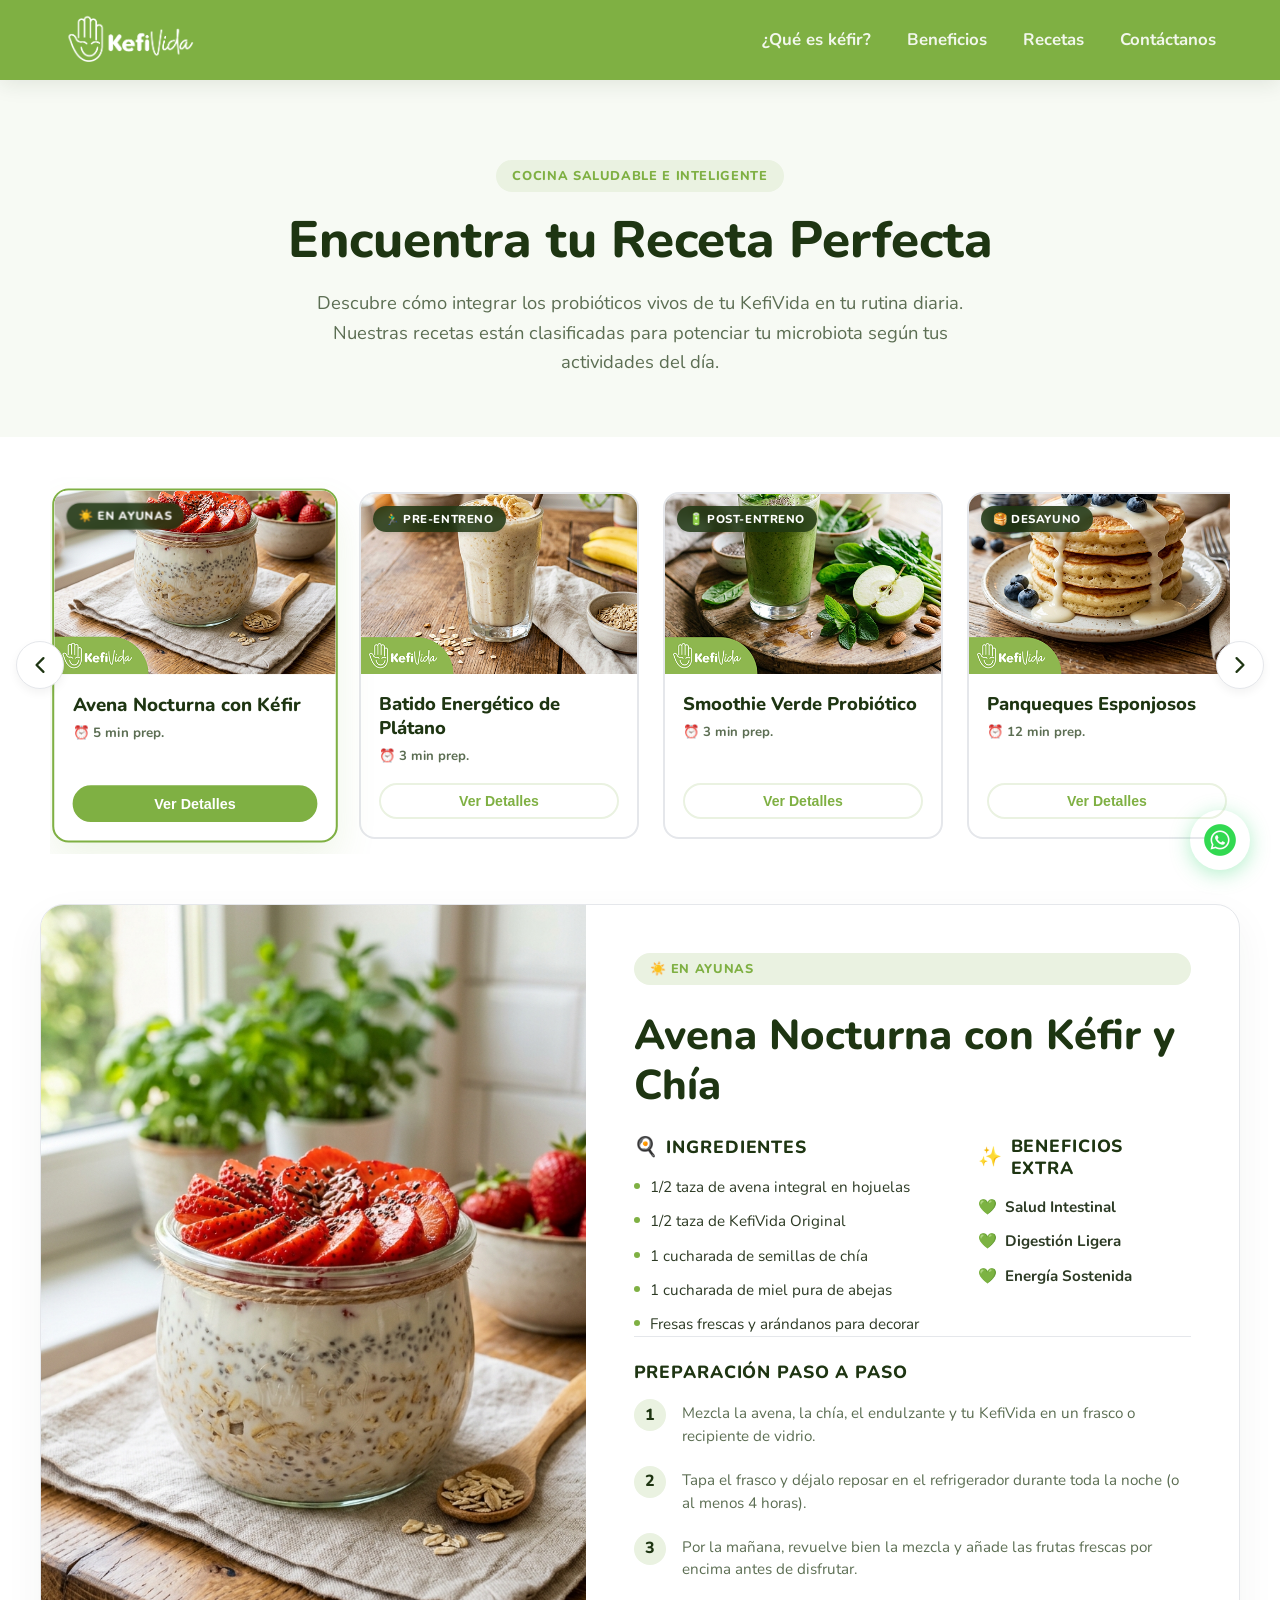
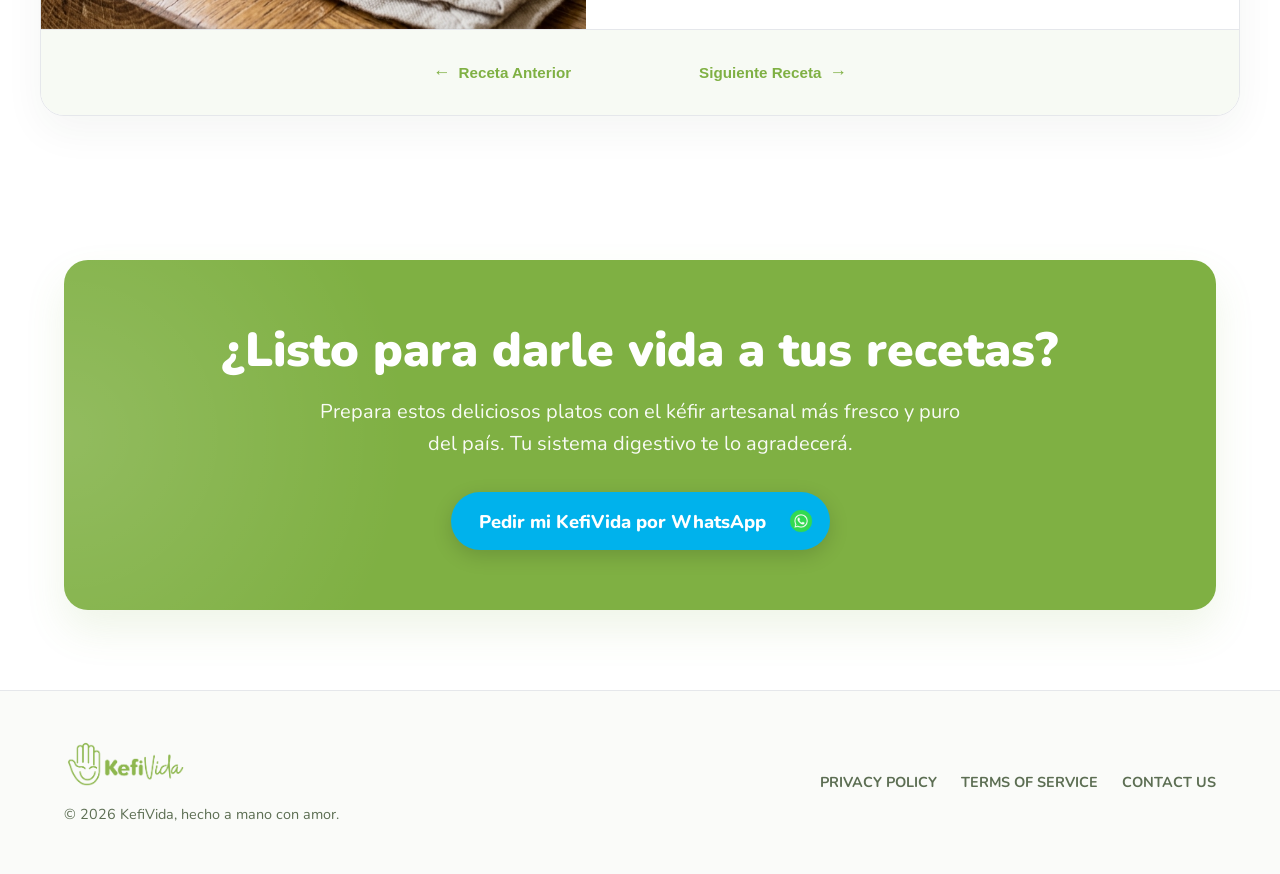
<file: recetas.html>
<!DOCTYPE html>
<html lang="es">
<head>
  <meta charset="UTF-8">
  <meta name="viewport" content="width=device-width, initial-scale=1.0">
  <title>Recetas con Kéfir - KefiVida | Bienestar Probiótico</title>
  <meta name="description" content="Aprende a preparar deliciosas recetas saludables con kéfir: smoothies pre y post entreno, avena nocturna en ayunas y aderezos probióticos con KefiVida.">
  
  <!-- Open Graph / Social Media Preview -->
  <meta property="og:title" content="Recetario Probiótico KefiVida - Vitalidad Diaria">
  <meta property="og:description" content="Recetas fáciles, saludables e interactivas para integrar el Kéfir artesanal en tus comidas según tu estilo de vida.">
  <meta property="og:image" content="./Fotos/receta_batido.png">
  <meta property="og:type" content="website">

  <!-- Stylesheet -->
  <link rel="stylesheet" href="style.css">
</head>
<body>

  <!-- HEADER / CINTILLO DE INICIO VERDE -->
  <header>
    <div class="container navbar">
      <a href="./index.html#inicio" class="logo" aria-label="KefiVida Inicio">
        <!-- Logo horizontal blanco oficial -->
        <img src="./Fotos/Logo Horizontal_Blanco.png" alt="Logo de KefiVida" class="logo-header">
      </a>
      <nav aria-label="Navegación principal">
        <ul class="nav-menu">
          <li class="nav-item"><a href="./index.html#que-es-kefir" class="nav-link">¿Qué es kéfir?</a></li>
          <li class="nav-item"><a href="./index.html#beneficios" class="nav-link">Beneficios</a></li>
          <li class="nav-item"><a href="./recetas.html" class="nav-link active">Recetas</a></li>
          <li class="nav-item"><a href="https://wa.link/0gh0eg" class="nav-link" target="_blank" rel="noopener">Contáctanos</a></li>
        </ul>
      </nav>
      <button class="hamburger" aria-label="Abrir menú de navegación" aria-expanded="false">
        <span class="bar"></span>
        <span class="bar"></span>
        <span class="bar"></span>
      </button>
    </div>
  </header>

  <!-- RECIPES HERO SECTION -->
  <section class="recipes-hero" id="recetas-inicio">
    <div class="container text-center">
      <span class="badge-small">Cocina Saludable e Inteligente</span>
      <h1 class="recipes-main-title">Encuentra tu Receta Perfecta</h1>
      <p class="recipes-main-desc">Descubre cómo integrar los probióticos vivos de tu KefiVida en tu rutina diaria. Nuestras recetas están clasificadas para potenciar tu microbiota según tus actividades del día.</p>
    </div>
  </section>

  <!-- RECIPES SECTION (SLIDER CAROUSEL + DETAIL CONTAINER) -->
  <section class="recipes-carousel-section container">
    <div class="recipes-slider-wrapper">
      
      <!-- Flechas del carrusel de tarjetas -->
      <button class="recipes-arrow prev" id="recipes-prev" aria-label="Anterior receta" type="button">
        <svg fill="none" stroke="currentColor" stroke-width="2.5" viewBox="0 0 24 24" xmlns="http://www.w3.org/2000/svg">
          <path stroke-linecap="round" stroke-linejoin="round" d="M15.75 19.5L8.25 12l7.5-7.5"></path>
        </svg>
      </button>
      
      <button class="recipes-arrow next" id="recipes-next" aria-label="Siguiente receta" type="button">
        <svg fill="none" stroke="currentColor" stroke-width="2.5" viewBox="0 0 24 24" xmlns="http://www.w3.org/2000/svg">
          <path stroke-linecap="round" stroke-linejoin="round" d="M8.25 4.5l7.5 7.5-7.5 7.5"></path>
        </svg>
      </button>

      <!-- Pista scrollable con las tarjetas -->
      <div class="recipes-slider-track" id="recipes-track">
        
        <!-- CARD 1: Avena Nocturna -->
        <div class="recipe-card active" data-recipe-id="avena">
          <div class="recipe-card-img-wrapper">
            <img src="./Fotos/receta_avena.png" alt="Avena Nocturna con Kéfir">
            <span class="recipe-floating-tag">☀️ En Ayunas</span>
          </div>
          <div class="recipe-card-info">
            <h3>Avena Nocturna con Kéfir</h3>
            <span class="recipe-time">⏰ 5 min prep.</span>
            <button class="recipe-card-btn">Ver Detalles</button>
          </div>
        </div>

        <!-- CARD 2: Batido de Plátano y Avena -->
        <div class="recipe-card" data-recipe-id="batido">
          <div class="recipe-card-img-wrapper">
            <img src="./Fotos/receta_batido.png" alt="Batido de Kéfir, Plátano y Avena">
            <span class="recipe-floating-tag">🏃‍♂️ Pre-Entreno</span>
          </div>
          <div class="recipe-card-info">
            <h3>Batido Energético de Plátano</h3>
            <span class="recipe-time">⏰ 3 min prep.</span>
            <button class="recipe-card-btn">Ver Detalles</button>
          </div>
        </div>

        <!-- CARD 3: Smoothie Verde Probiótico -->
        <div class="recipe-card" data-recipe-id="smoothie">
          <div class="recipe-card-img-wrapper">
            <img src="./Fotos/receta_smoothie.png" alt="Smoothie Verde Probiótico con Kéfir">
            <span class="recipe-floating-tag">🔋 Post-Entreno</span>
          </div>
          <div class="recipe-card-info">
            <h3>Smoothie Verde Probiótico</h3>
            <span class="recipe-time">⏰ 3 min prep.</span>
            <button class="recipe-card-btn">Ver Detalles</button>
          </div>
        </div>

        <!-- CARD 4: Panqueques Fluffy -->
        <div class="recipe-card" data-recipe-id="panqueques">
          <div class="recipe-card-img-wrapper">
            <img src="./Fotos/receta_panqueques.png" alt="Panqueques Fluffy de Kéfir">
            <span class="recipe-floating-tag">🥞 Desayuno</span>
          </div>
          <div class="recipe-card-info">
            <h3>Panqueques Esponjosos</h3>
            <span class="recipe-time">⏰ 12 min prep.</span>
            <button class="recipe-card-btn">Ver Detalles</button>
          </div>
        </div>

        <!-- CARD 5: Ensalada con Aliño -->
        <div class="recipe-card" data-recipe-id="ensalada">
          <div class="recipe-card-img-wrapper">
            <img src="./Fotos/receta_ensalada.png" alt="Ensalada con Aliño de Kéfir">
            <span class="recipe-floating-tag">🥗 Almuerzo / Cena</span>
          </div>
          <div class="recipe-card-info">
            <h3>Ensalada con Aliño de Kéfir</h3>
            <span class="recipe-time">⏰ 5 min prep.</span>
            <button class="recipe-card-btn">Ver Detalles</button>
          </div>
        </div>

        <!-- CARD 6: Crema de Kéfir y Aguacate -->
        <div class="recipe-card" data-recipe-id="crema_aguacate">
          <div class="recipe-card-img-wrapper">
            <img src="./Fotos/receta_crema_aguacate.png" alt="Crema de Kéfir y Aguacate Dip">
            <span class="recipe-floating-tag">🥑 Snack / Dip</span>
          </div>
          <div class="recipe-card-info">
            <h3>Crema de Kéfir y Aguacate</h3>
            <span class="recipe-time">⏰ 5 min prep.</span>
            <button class="recipe-card-btn">Ver Detalles</button>
          </div>
        </div>

      </div>
    </div>

    <!-- DETAIL VIEW DISPLAY (SE ABRE EN LA PARTE BAJA) -->
    <div class="recipe-detail-container" id="featured-recipe-container">
      <div class="recipe-detail-grid">
        
        <!-- Columna Izquierda: Imagen del plato (Original sin logo) -->
        <div class="recipe-detail-image-wrapper">
          <img id="detail-image" src="./Fotos/original_receta_avena.png" alt="Plato de receta seleccionado">
        </div>
        
        <!-- Columna Derecha: Información detallada -->
        <div class="recipe-detail-content">
          <span class="badge-small" id="detail-category-tag">☀️ En Ayunas</span>
          <h2 class="recipe-detail-title" id="detail-title">Avena Nocturna con Kéfir y Chía</h2>
          
          <div class="recipe-ingredients-benefits-grid">
            
            <!-- Bloque de Ingredientes -->
            <div class="recipe-ingredients-col">
              <h4 class="recipe-section-subtitle">
                <span class="recipe-icon">🍳</span> Ingredientes
              </h4>
              <ul class="recipe-ingredients-list" id="detail-ingredients">
                <li><span class="dot-marker"></span> 1/2 taza de avena integral en hojuelas</li>
                <li><span class="dot-marker"></span> 1/2 taza de KefiVida Original</li>
                <li><span class="dot-marker"></span> 1 cucharada de semillas de chía</li>
                <li><span class="dot-marker"></span> 1 cucharada de miel pura de abejas</li>
                <li><span class="dot-marker"></span> Fresas frescas y arándanos para decorar</li>
              </ul>
            </div>
            
            <!-- Bloque de Beneficios -->
            <div class="recipe-benefits-col">
              <h4 class="recipe-section-subtitle">
                <span class="recipe-icon">✨</span> Beneficios Extra
              </h4>
              <ul class="recipe-benefits-list" id="detail-benefits">
                <li><span class="benefit-marker">💚</span> Salud Intestinal</li>
                <li><span class="benefit-marker">💚</span> Digestión Ligera</li>
                <li><span class="benefit-marker">💚</span> Energía Sostenida</li>
              </ul>
            </div>

          </div>

          <!-- Bloque de Preparación -->
          <div class="recipe-steps-section">
            <h4 class="recipe-section-subtitle">Preparación Paso a Paso</h4>
            <div class="recipe-steps-list" id="detail-steps">
              <div class="recipe-step-item">
                <span class="step-number">1</span>
                <p>Mezcla la avena, la chía, el endulzante y tu KefiVida en un frasco o recipiente de vidrio.</p>
              </div>
              <div class="recipe-step-item">
                <span class="step-number">2</span>
                <p>Tapa el frasco y déjalo reposar en el refrigerador durante toda la noche (o al menos 4 horas).</p>
              </div>
              <div class="recipe-step-item">
                <span class="step-number">3</span>
                <p>Por la mañana, revuelve bien la mezcla y añade las frutas frescas por encima antes de disfrutar.</p>
              </div>
            </div>
          </div>

        </div>

      </div>

      <!-- Navegación inferior entre recetas - Centrado en el ancho total -->
      <div class="recipe-detail-nav">
        <button class="recipe-detail-nav-btn prev" id="detail-prev-btn" type="button">
          <span>&larr;</span> Receta Anterior
        </button>
        <button class="recipe-detail-nav-btn next" id="detail-next-btn" type="button">
          Siguiente Receta <span>&rarr;</span>
        </button>
      </div>
    </div>
  </section>

  <!-- CTA COMPRA ADICIONAL -->
  <section class="cta-section container fade-in-section" style="margin-top: 4rem;">
    <div class="cta-box">
      <h2>¿Listo para darle vida a tus recetas?</h2>
      <p>Prepara estos deliciosos platos con el kéfir artesanal más fresco y puro del país. Tu sistema digestivo te lo agradecerá.</p>
      <a href="https://wa.link/0gh0eg" class="btn-primary" target="_blank" rel="noopener">
        Pedir mi KefiVida por WhatsApp
        <span class="wa-icon-circle">
          <img src="./Fotos/logo whatsapp.webp" alt="WhatsApp">
        </span>
      </a>
    </div>
  </section>

  <!-- FLOATING WHATSAPP BUTTON -->
  <a href="https://wa.link/0gh0eg" class="whatsapp-float" target="_blank" rel="noopener" aria-label="Enviar mensaje por WhatsApp">
    <img src="./Fotos/logo whatsapp.webp" alt="WhatsApp">
  </a>

  <!-- FOOTER -->
  <footer>
    <div class="container footer-content">
      <div class="footer-left">
        <a href="./index.html#inicio" aria-label="KefiVida Logo Footer">
          <img src="./Fotos/Logo Horizontal.png" alt="Logo de KefiVida" class="footer-logo">
        </a>
        <p>&copy; 2026 KefiVida, hecho a mano con amor.</p>
      </div>
      <nav aria-label="Enlaces secundarios y legales">
        <ul class="footer-menu">
          <li><a href="#" class="footer-link">PRIVACY POLICY</a></li>
          <li><a href="#" class="footer-link">TERMS OF SERVICE</a></li>
          <li><a href="https://wa.link/0gh0eg" class="footer-link" target="_blank" rel="noopener">CONTACT US</a></li>
        </ul>
      </nav>
    </div>
  </footer>

  <!-- Script -->
  <script src="app.js"></script>
</body>
</html>
</file>
<file: style.css>
@import url('https://fonts.googleapis.com/css2?family=Nunito:wght@400;500;600;700;800;900&display=swap');

:root {
  /* Color Palette */
  --primary: #7FB043;
  --primary-hover: #6C9A35;
  --primary-dark: #1E3512;
  --primary-light: #F7FAF4;
  --primary-soft: #EAF2E1;
  
  /* Buttons CTA Colors */
  --accent: #00B2EC; /* Celeste/Azul brillante del WireFrame */
  --accent-hover: #0093C2;
  --wa-green: #25D366; /* Verde WhatsApp */
  --wa-green-hover: #20BA5A;

  /* Text Colors */
  --text-main: #2C3A24;
  --text-muted: #5C6E53;
  --white: #FFFFFF;
  --gray-light: #F3F4F6;
  --gray-border: #E5E7EB;
  
  /* Layout & Typography */
  --font-family: 'Nunito', sans-serif;
  --max-width: 1200px;
  --radius-sm: 8px;
  --radius-md: 16px;
  --radius-lg: 24px;
  --radius-pill: 50px;
  --shadow: 0 10px 30px rgba(44, 58, 36, 0.06);
  --shadow-hover: 0 20px 40px rgba(127, 176, 67, 0.12);
  --transition: all 0.3s cubic-bezier(0.4, 0, 0.2, 1);
}

/* Reset & Base Styles */
*, *::before, *::after {
  box-sizing: border-box;
  margin: 0;
  padding: 0;
}

html {
  scroll-behavior: smooth;
  font-size: 16px;
}

body {
  font-family: var(--font-family);
  color: var(--text-main);
  background-color: var(--white);
  line-height: 1.6;
  overflow-x: hidden;
  -webkit-font-smoothing: antialiased;
}

h1, h2, h3, h4, h5, h6 {
  font-family: var(--font-family);
  color: var(--primary-dark);
  font-weight: 800; /* Títulos bold/redondeados coherentes */
  line-height: 1.25;
}

a {
  text-decoration: none;
  color: inherit;
  transition: var(--transition);
}

img {
  max-width: 100%;
  height: auto;
  display: block;
}

/* Utilities */
.container {
  width: 100%;
  max-width: var(--max-width);
  margin: 0 auto;
  padding: 0 24px;
}

.text-center {
  text-align: center;
}

.section-padding {
  padding: 80px 0;
}

@media (max-width: 768px) {
  .section-padding {
    padding: 60px 0;
  }
}

/* Badge */
.badge-small {
  display: inline-block;
  font-size: 0.8rem;
  font-weight: 800;
  text-transform: uppercase;
  letter-spacing: 0.05em;
  color: var(--primary);
  background-color: var(--primary-soft);
  padding: 6px 16px;
  border-radius: var(--radius-pill);
  margin-bottom: 16px;
}

/* Buttons CTA: Cápsula celeste con círculo de WhatsApp a la derecha */
.btn-primary {
  display: inline-flex;
  align-items: center;
  justify-content: center;
  gap: 14px;
  background-color: var(--accent);
  color: var(--white);
  font-weight: 800;
  font-size: 1.15rem;
  padding: 8px 8px 8px 28px; /* Padding reducido a la derecha por el círculo */
  border-radius: var(--radius-pill);
  border: none;
  cursor: pointer;
  box-shadow: 0 6px 20px rgba(0, 178, 236, 0.25);
  transition: var(--transition);
}

.btn-primary:hover {
  background-color: var(--accent-hover);
  transform: translateY(-2px);
  box-shadow: 0 8px 25px rgba(0, 178, 236, 0.35);
}

/* Círculo del WhatsApp oficial dentro del botón */
.btn-primary .wa-icon-circle {
  border-radius: 50%;
  width: 42px;
  height: 42px;
  display: flex;
  align-items: center;
  justify-content: center;
  flex-shrink: 0;
  aspect-ratio: 1 / 1;
  overflow: hidden;
  transition: var(--transition);
}

.btn-primary:hover .wa-icon-circle {
  transform: scale(1.05);
}

.btn-primary .wa-icon-circle img {
  width: 100%;
  height: 100%;
  object-fit: contain;
  display: block;
  flex-shrink: 0;
  aspect-ratio: 1 / 1;
}

/* Header & Navbar (Cintillo verde coherente con el WireFrame) */
header {
  position: sticky;
  top: 0;
  background-color: var(--primary); /* Fondo verde sólido */
  z-index: 1000;
  box-shadow: 0 4px 20px rgba(30, 53, 18, 0.1);
  transition: var(--transition);
}

.navbar {
  display: flex;
  align-items: center;
  justify-content: space-between;
  height: 80px;
}

.logo-header {
  height: 56px; /* Agrandado para mayor visibilidad y legibilidad */
  width: auto;
  object-fit: contain;
  display: block;
  transition: var(--transition);
}

.logo-header:hover {
  transform: scale(1.02);
}

.nav-menu {
  display: flex;
  list-style: none;
  gap: 36px;
}

.nav-link {
  font-weight: 700;
  font-size: 1.05rem;
  color: var(--white); /* Textos blancos */
  position: relative;
  opacity: 0.9;
}

.nav-link:hover {
  opacity: 1;
}

.nav-link::after {
  content: '';
  position: absolute;
  bottom: -6px;
  left: 0;
  width: 0;
  height: 3px;
  background-color: var(--white);
  border-radius: var(--radius-pill);
  transition: var(--transition);
}

.nav-link:hover::after {
  width: 100%;
}

.hamburger {
  display: none;
  cursor: pointer;
  border: none;
  background: none;
}

.bar {
  display: block;
  width: 25px;
  height: 3px;
  margin: 5px auto;
  transition: var(--transition);
  background-color: var(--white);
}

@media (max-width: 768px) {
  .navbar {
    height: 70px;
  }
  
  .hamburger {
    display: block;
  }
  
  .hamburger.active .bar:nth-child(2) {
    opacity: 0;
  }
  
  .hamburger.active .bar:nth-child(1) {
    transform: translateY(8px) rotate(45deg);
  }
  
  .hamburger.active .bar:nth-child(3) {
    transform: translateY(-8px) rotate(-45deg);
  }
  
  .nav-menu {
    position: fixed;
    left: -100%;
    top: 70px;
    gap: 0;
    flex-direction: column;
    background-color: var(--primary); /* Fondo verde del menú en móvil */
    border-top: 1px solid rgba(255, 255, 255, 0.1);
    width: 100%;
    text-align: center;
    transition: 0.3s;
    box-shadow: 0 10px 20px rgba(0, 0, 0, 0.08);
    padding: 24px 0;
  }
  
  .nav-menu.active {
    left: 0;
  }
  
  .nav-item {
    margin: 16px 0;
  }
}

/* Hero Section */
.hero {
  background-color: var(--primary-light);
  overflow: hidden;
  padding: 60px 0 80px 0;
}

.hero-grid {
  display: grid;
  grid-template-columns: 1.2fr 0.8fr;
  align-items: center;
  gap: 48px;
}

.hero-title {
  font-size: 3.5rem;
  line-height: 1.15;
  margin-bottom: 20px;
}

.hero-title span {
  position: relative;
  color: var(--primary);
  display: inline-block;
}


.hero-desc {
  font-size: 1.2rem;
  color: var(--text-muted);
  margin-bottom: 32px;
  max-width: 540px;
}

.hero-image-container {
  position: relative;
  display: flex;
  justify-content: center;
  align-items: center;
}

.hero-bg-blob {
  position: absolute;
  width: 100%;
  height: 100%;
  max-width: 450px;
  max-height: 450px;
  background: radial-gradient(circle, rgba(210,232,178,0.7) 0%, rgba(247,250,244,0.1) 70%);
  border-radius: 50%;
  z-index: 1;
}

.hero-img-wrapper {
  position: relative;
  z-index: 2;
  width: 100%;
  max-width: 380px;
}

.hero-product-img {
  border-radius: var(--radius-lg);
  box-shadow: var(--shadow);
  transition: var(--transition);
  animation: floatImage 6s ease-in-out infinite;
}

.hero-product-img:hover {
  transform: scale(1.02);
}

.hero-mascot-img {
  position: absolute;
  top: -30px;
  right: 10px;
  width: 90px;
  height: auto;
  z-index: 3;
  animation: floatMascot 4s ease-in-out infinite;
  filter: drop-shadow(0 8px 16px rgba(0,0,0,0.1));
}

@keyframes floatImage {
  0%, 100% { transform: translateY(0); }
  50% { transform: translateY(-10px); }
}

@keyframes floatMascot {
  0%, 100% { transform: translateY(0) rotate(0deg); }
  50% { transform: translateY(-6px) rotate(5deg); }
}

@media (max-width: 992px) {
  .hero-grid {
    grid-template-columns: 1fr;
    gap: 40px;
    text-align: center;
  }
  
  .hero-title {
    font-size: 2.8rem;
  }
  
  .hero-desc {
    margin-left: auto;
    margin-right: auto;
  }
  
  .hero-image-container {
    order: -1;
  }
  
  .hero-img-wrapper {
    max-width: 300px;
  }
}

@media (max-width: 480px) {
  .hero-title {
    font-size: 2.2rem;
  }
}

/* Stress Office Section */
.stress-section {
  background-color: var(--white);
}

.stress-header {
  max-width: 700px;
  margin: 0 auto 50px auto;
}

.stress-header p {
  color: var(--text-muted);
  font-size: 1.15rem;
  margin-top: 12px;
}

.diagram-container {
  display: flex;
  align-items: center;
  justify-content: center;
  gap: 48px;
  margin-bottom: 60px;
  position: relative;
}

.diagram-node {
  background: var(--white);
  border: 2px solid var(--primary-soft);
  border-radius: var(--radius-md);
  padding: 24px 36px;
  display: flex;
  flex-direction: column;
  align-items: center;
  gap: 12px;
  box-shadow: var(--shadow);
  transition: var(--transition);
  z-index: 2;
  width: 180px;
}

.diagram-node:hover {
  transform: translateY(-5px);
  border-color: var(--primary);
  box-shadow: var(--shadow-hover);
}

.diagram-node svg {
  width: 40px;
  height: 40px;
  color: var(--primary);
  flex-shrink: 0;
  aspect-ratio: 1 / 1;
}

.diagram-node span {
  font-weight: 800;
  color: var(--primary-dark);
}

.diagram-connector {
  position: relative;
  flex-grow: 1;
  max-width: 250px;
  height: 2px;
  z-index: 1;
}

.dotted-line {
  width: 100%;
  border-top: 3px dotted var(--primary);
  opacity: 0.5;
}

.pulse-dot {
  position: absolute;
  top: -6px;
  left: 0;
  width: 14px;
  height: 14px;
  background-color: var(--primary);
  border-radius: 50%;
  box-shadow: 0 0 10px var(--primary);
  animation: pulseMove 3s linear infinite;
  flex-shrink: 0;
  aspect-ratio: 1 / 1;
}

@keyframes pulseMove {
  0% { left: 0%; opacity: 0; }
  10% { opacity: 1; }
  90% { opacity: 1; }
  100% { left: 100%; opacity: 0; }
}

@media (max-width: 600px) {
  .diagram-container {
    flex-direction: column;
    gap: 20px;
  }
  
  .diagram-connector {
    transform: rotate(90deg);
    margin: 20px 0;
    max-width: 60px;
  }
}

.stress-cards {
  display: grid;
  grid-template-columns: repeat(3, 1fr);
  gap: 30px;
}

.stress-card {
  background-color: var(--primary-light);
  border-radius: var(--radius-md);
  padding: 32px;
  border: 1px solid rgba(127, 176, 67, 0.15);
  transition: var(--transition);
  position: relative;
  overflow: hidden;
}

.stress-card:hover {
  transform: translateY(-5px);
  box-shadow: var(--shadow-hover);
  background-color: var(--white);
  border-color: var(--primary);
}

.stress-card-icon {
  margin-bottom: 20px;
  color: var(--primary);
}

.stress-card-icon svg {
  width: 32px;
  height: 32px;
  display: block;
  flex-shrink: 0;
  aspect-ratio: 1 / 1;
}

.stress-card h3 {
  font-size: 1.35rem;
  margin-bottom: 12px;
}

.stress-card p {
  color: var(--text-muted);
  font-size: 0.98rem;
}

@media (max-width: 900px) {
  .stress-cards {
    grid-template-columns: 1fr;
  }
}

/* About Kefir Section */
.about-section {
  background-color: var(--primary-light);
}

.about-grid {
  display: grid;
  grid-template-columns: 0.9fr 1.1fr;
  align-items: center;
  gap: 60px;
}

.about-image-wrapper {
  position: relative;
  display: flex;
  justify-content: center;
}

.about-circle-bg {
  width: 320px;
  height: 320px;
  background-color: var(--primary);
  border-radius: 50%;
  display: flex;
  align-items: center;
  justify-content: center;
  position: relative;
  box-shadow: var(--shadow-hover);
}

/* Mascot Animation styling */
.about-mascot-img {
  width: 200px;
  height: auto;
  cursor: pointer;
  /* Estado inicial para la animación de entrada */
  transform: translateX(-150px) rotate(-30deg);
  opacity: 0;
  transition: transform 1.2s cubic-bezier(0.175, 0.885, 0.32, 1.275), opacity 0.8s ease-out, filter 0.3s ease;
}

/* Cuando se añade la clase visible por el scroll */
.about-section.is-visible .about-mascot-img {
  transform: translateX(0) rotate(0deg);
  opacity: 1;
}

/* Animación de caricia en Hover y Tap */
.about-mascot-img:hover,
.about-mascot-img.petted {
  animation: pettingReaction 0.8s ease-in-out;
  filter: brightness(1.15) drop-shadow(0 8px 24px rgba(127, 176, 67, 0.3));
}

@keyframes pettingReaction {
  0%, 100% { transform: scale(1) rotate(0deg); }
  15% { transform: scale(1.18, 0.82) rotate(-5deg); }
  30% { transform: scale(0.85, 1.18) rotate(4deg); }
  45% { transform: scale(1.12, 0.88) rotate(-3deg); }
  60% { transform: scale(0.92, 1.08) rotate(2deg); }
  75% { transform: scale(1.05, 0.95) rotate(-1deg); }
  90% { transform: scale(0.98, 1.02) rotate(0deg); }
}

.speech-bubble {
  position: absolute;
  bottom: -15px;
  right: -20px;
  background-color: var(--accent);
  color: var(--white);
  padding: 10px 20px;
  border-radius: var(--radius-pill);
  font-weight: 800;
  font-size: 0.9rem;
  box-shadow: 0 4px 15px rgba(0, 178, 236, 0.3);
  white-space: nowrap;
}

.speech-bubble::after {
  content: '';
  position: absolute;
  top: 50%;
  left: -8px;
  transform: translateY(-50%) rotate(45deg);
  width: 12px;
  height: 12px;
  background-color: var(--accent);
}

.about-content h2 {
  font-size: 2.5rem;
  margin-bottom: 20px;
}

.about-content p {
  color: var(--text-muted);
  font-size: 1.05rem;
  margin-bottom: 24px;
}

.callout-box {
  background-color: var(--white);
  border-left: 4px solid var(--primary);
  border-radius: 0 var(--radius-md) var(--radius-md) 0;
  padding: 24px;
  box-shadow: var(--shadow);
}

.callout-box h4 {
  color: var(--primary);
  font-size: 1.15rem;
  margin-bottom: 8px;
  font-weight: 800;
}

.callout-box p {
  font-size: 1rem;
  margin-bottom: 0;
  color: var(--text-main);
  line-height: 1.5;
}

@media (max-width: 900px) {
  .about-grid {
    grid-template-columns: 1fr;
    gap: 40px;
  }
  
  .about-image-wrapper {
    order: -1;
  }
}

/* Comparison Section */
.comparison-section {
  background-color: var(--white);
}

.table-wrapper {
  max-width: 800px;
  margin: 40px auto 48px auto;
  background: var(--white);
  border-radius: var(--radius-lg);
  box-shadow: var(--shadow);
  overflow: hidden;
  border: 1px solid var(--gray-border);
}

.comparison-table {
  width: 100%;
  border-collapse: collapse;
  text-align: left;
}

.comparison-table th, .comparison-table td {
  padding: 22px 28px;
  font-size: 1.05rem;
}

.comparison-table th {
  background-color: var(--gray-light);
  font-weight: 800;
  color: var(--primary-dark);
  font-size: 1.15rem;
}

.comparison-table tr {
  border-bottom: 1px solid var(--gray-border);
}

.comparison-table tr:last-child {
  border-bottom: none;
}

/* Column highlighting for KefiVida */
.comparison-table th:nth-child(3) {
  background-color: var(--primary-soft);
  color: var(--primary-dark);
  text-align: center;
}

.comparison-table td:nth-child(3) {
  background-color: rgba(127, 176, 67, 0.03);
  text-align: center;
  font-weight: 700;
}

.comparison-table td:nth-child(2) {
  color: var(--text-muted);
}

/* Badges inside table */
.badge-green {
  display: inline-block;
  background-color: var(--primary);
  color: var(--white);
  padding: 6px 14px;
  border-radius: var(--radius-pill);
  font-size: 0.9rem;
  font-weight: 700;
}

.text-green-bold {
  color: var(--primary);
  font-weight: 800;
}

@media (max-width: 600px) {
  .comparison-table th, .comparison-table td {
    padding: 14px 16px;
    font-size: 0.95rem;
  }
}

/* Benefits Section */
.benefits-section {
  background-color: var(--primary-light);
}

.benefits-title {
  margin-bottom: 32px;
}

/* Selector de pestañas de beneficios */
.benefits-tabs {
  display: flex;
  justify-content: center;
  gap: 16px;
  margin-bottom: 48px;
  flex-wrap: wrap;
}

.benefits-tab-btn {
  background-color: var(--white);
  border: 1px solid var(--gray-border);
  color: var(--text-muted);
  padding: 12px 28px;
  border-radius: var(--radius-pill);
  font-size: 0.95rem;
  font-weight: 800;
  cursor: pointer;
  transition: var(--transition);
  box-shadow: 0 4px 10px rgba(0, 0, 0, 0.03);
}

.benefits-tab-btn:hover {
  color: var(--primary);
  border-color: var(--primary-soft);
  transform: translateY(-2px);
}

.benefits-tab-btn.active {
  background-color: var(--primary);
  color: var(--white);
  border-color: var(--primary);
  box-shadow: 0 6px 20px rgba(127, 176, 67, 0.25);
}

.benefits-grid {
  display: none;
  grid-template-columns: repeat(4, 1fr);
  gap: 24px;
}

.benefits-grid.active {
  display: grid;
  animation: benefitsFadeIn 0.5s ease-out forwards;
}

@keyframes benefitsFadeIn {
  from {
    opacity: 0;
    transform: translateY(15px);
  }
  to {
    opacity: 1;
    transform: translateY(0);
  }
}

.benefit-card {
  background-color: var(--white);
  border-radius: var(--radius-md);
  padding: 28px;
  box-shadow: var(--shadow);
  transition: var(--transition);
  border: 1px solid transparent;
}

.benefit-card:hover {
  transform: translateY(-5px);
  border-color: var(--primary-soft);
  box-shadow: var(--shadow-hover);
}

.benefit-icon {
  width: 44px;
  height: 44px;
  background-color: var(--primary-soft);
  color: var(--primary);
  border-radius: 50%;
  display: flex;
  align-items: center;
  justify-content: center;
  margin-bottom: 20px;
  flex-shrink: 0;
  aspect-ratio: 1 / 1;
}

.benefit-icon svg {
  width: 22px;
  height: 22px;
  flex-shrink: 0;
  aspect-ratio: 1 / 1;
}

.benefit-card h3 {
  font-size: 1.25rem;
  margin-bottom: 8px;
}

.benefit-card p {
  font-size: 0.95rem;
  color: var(--text-muted);
  line-height: 1.5;
}

@media (max-width: 1024px) {
  .benefits-grid {
    grid-template-columns: repeat(2, 1fr);
  }
}

@media (max-width: 600px) {
  .benefits-grid {
    grid-template-columns: 1fr;
  }
}

/* How It Works Section */
.how-section {
  background-color: var(--white);
}

.how-steps {
  display: grid;
  grid-template-columns: repeat(3, 1fr);
  gap: 40px;
  margin-top: 50px;
}

.how-step {
  text-align: center;
  position: relative;
}

/* Contenedor del círculo del icono */
.how-icon-wrapper {
  width: 90px;
  height: 90px;
  background-color: var(--primary-light);
  border: 2px solid var(--primary-soft);
  border-radius: 50%;
  display: flex;
  align-items: center;
  justify-content: center;
  margin: 0 auto 24px auto;
  transition: var(--transition);
  flex-shrink: 0;
  aspect-ratio: 1 / 1;
  overflow: hidden;
}

.how-step:hover .how-icon-wrapper {
  background-color: var(--primary-soft);
  border-color: var(--primary);
  transform: scale(1.05);
}

/* Imagen del nuevo icono dentro de la burbuja */
.how-step-icon {
  width: 55%;
  height: 55%;
  object-fit: contain;
  display: block;
  flex-shrink: 0;
  transition: var(--transition);
}

.how-step:hover .how-step-icon {
  transform: scale(1.1);
}

.how-step h3 {
  font-size: 1.35rem;
  margin-bottom: 12px;
}

.how-step p {
  font-size: 1rem;
  color: var(--text-muted);
  max-width: 280px;
  margin: 0 auto;
}

@media (min-width: 901px) {
  .how-step:not(:last-child)::after {
    content: '';
    position: absolute;
    top: 45px;
    right: -20px;
    width: 40px;
    height: 2px;
    border-top: 2px dashed var(--primary-soft);
  }
}

@media (max-width: 900px) {
  .how-steps {
    grid-template-columns: 1fr;
    gap: 48px;
  }
}

/* CTA Challenge Section */
.cta-section {
  padding-bottom: 80px;
}

.cta-box {
  background-color: var(--primary);
  border-radius: var(--radius-lg);
  padding: 60px 40px;
  color: var(--white);
  text-align: center;
  box-shadow: var(--shadow-hover);
  position: relative;
  overflow: hidden;
}

.cta-box::before {
  content: '';
  position: absolute;
  top: -50%;
  left: -30%;
  width: 60%;
  height: 200%;
  background: radial-gradient(circle, rgba(255,255,255,0.15) 0%, rgba(255,255,255,0) 70%);
  transform: rotate(30deg);
  pointer-events: none;
}

.cta-box h2 {
  color: var(--white);
  font-size: 3rem;
  margin-bottom: 16px;
  font-weight: 900;
}

.cta-box p {
  font-size: 1.25rem;
  max-width: 640px;
  margin: 0 auto 32px auto;
  opacity: 0.95;
}

.cta-box .btn-primary {
  box-shadow: 0 6px 20px rgba(0, 0, 0, 0.15);
}

.cta-box .btn-primary:hover {
  background-color: var(--white);
  color: var(--primary-dark);
}

.cta-box .btn-primary:hover .wa-icon-circle {
  box-shadow: 0 2px 8px rgba(0,0,0,0.1);
}

@media (max-width: 768px) {
  .cta-box {
    padding: 40px 24px;
  }
  
  .cta-box h2 {
    font-size: 2.2rem;
  }
  
  .cta-box p {
    font-size: 1.05rem;
  }
}

/* Floating WhatsApp Button (Esfera 100% perfecta sin deformaciones con imagen oficial) */
.whatsapp-float {
  position: fixed;
  bottom: 30px;
  right: 30px;
  width: 60px;
  height: 60px;
  border-radius: 50%;
  z-index: 999;
  box-shadow: 0 4px 20px rgba(37, 211, 102, 0.35);
  transition: var(--transition);
  overflow: hidden;
  display: block;
  flex-shrink: 0;
  aspect-ratio: 1 / 1;
}

.whatsapp-float:hover {
  transform: scale(1.1) translateY(-5px);
}

.whatsapp-float img {
  width: 100%;
  height: 100%;
  object-fit: cover;
  display: block;
  flex-shrink: 0;
  aspect-ratio: 1 / 1;
}

@media (max-width: 768px) {
  .whatsapp-float {
    bottom: 20px;
    right: 20px;
    width: 54px;
    height: 54px;
  }
}

/* Footer */
footer {
  background-color: #FAFBF9;
  border-top: 1px solid var(--gray-border);
  padding: 48px 0;
}

.footer-content {
  display: flex;
  align-items: center;
  justify-content: space-between;
  flex-wrap: wrap;
  gap: 24px;
}

.footer-left {
  display: flex;
  flex-direction: column;
  gap: 12px;
}

.footer-logo {
  height: 52px; /* Agrandado para mayor presencia en el footer */
  width: auto;
  object-fit: contain;
  display: block;
}

.footer-left p {
  font-size: 0.9rem;
  color: var(--text-muted);
}

.footer-menu {
  display: flex;
  list-style: none;
  gap: 24px;
}

.footer-link {
  font-size: 0.9rem;
  font-weight: 700;
  color: var(--text-muted);
}

.footer-link:hover {
  color: var(--primary);
}

@media (max-width: 768px) {
  .footer-content {
    flex-direction: column;
    text-align: center;
  }
  
  .footer-menu {
    justify-content: center;
  }
}

/* Intersection Observer Animations */
.fade-in-section {
  opacity: 0;
  transform: translateY(30px);
  transition: opacity 0.6s ease-out, transform 0.6s ease-out;
}

.fade-in-section.is-visible {
  opacity: 1;
  transform: translateY(0);
}

/* ==========================================================================
   CAROUSEL HERO STYLE (index.html)
   ========================================================================== */
.hero-carousel-container {
  position: relative;
  background-color: var(--primary-light);
  overflow: hidden;
  height: 600px;
  width: 100%;
}

.hero-carousel {
  position: relative;
  width: 100%;
  height: 100%;
}

.hero-slide {
  position: absolute;
  top: 0;
  left: 0;
  width: 100%;
  height: 100%;
  opacity: 0;
  visibility: hidden;
  transition: opacity 0.8s ease-in-out, visibility 0.8s ease-in-out;
  display: flex;
  align-items: center;
  z-index: 1;
}

.hero-slide.active {
  opacity: 1;
  visibility: visible;
  z-index: 2;
}

.hero-slide .hero-grid {
  display: grid;
  grid-template-columns: 1fr 1fr; /* Cambiado de 1.2fr 0.8fr para dar más espacio a la botella */
  align-items: center;
  gap: 48px;
  width: 100%;
  padding: 0 24px;
}

/* Imagen del envase Slide 1 agrandada */
.hero-slide .hero-img-wrapper {
  max-width: 520px; /* Aumentado de 380px para agrandar el envase */
}

/* Animación de entrada de la Mascota Nódulo (vuelo circular sobre la tapa) */
.hero-slide.active .hero-mascot-img {
  animation: mascotEntrance 2.6s ease-in-out 1, floatMascot 4s ease-in-out infinite 2.6s;
}

@keyframes mascotEntrance {
  0% {
    transform: translate(260px, 120px) scale(0.2) rotate(360deg);
    opacity: 0;
  }
  30% {
    transform: translate(90px, -30px) scale(0.8) rotate(220deg);
    opacity: 1;
  }
  55% {
    transform: translate(-40px, -90px) scale(1.1) rotate(130deg);
  }
  75% {
    transform: translate(-70px, -30px) scale(1.0) rotate(50deg);
  }
  90% {
    transform: translate(15px, -15px) scale(0.95) rotate(10deg);
  }
  100% {
    transform: translate(0, 0) scale(1) rotate(0deg);
  }
}


/* Controles del Carrusel */
.carousel-arrow {
  position: absolute;
  top: 50%;
  transform: translateY(-50%);
  background-color: rgba(255, 255, 255, 0.7);
  border: 1px solid var(--gray-border);
  color: var(--primary-dark);
  width: 50px;
  height: 50px;
  border-radius: 50%;
  display: flex;
  align-items: center;
  justify-content: center;
  cursor: pointer;
  z-index: 10;
  transition: var(--transition);
}

.carousel-arrow:hover {
  background-color: var(--white);
  color: var(--primary);
  box-shadow: 0 4px 12px rgba(0,0,0,0.1);
  transform: translateY(-50%) scale(1.05);
}

.carousel-arrow.prev {
  left: 20px;
}

.carousel-arrow.next {
  right: 20px;
}

.carousel-arrow svg {
  width: 24px;
  height: 24px;
}

.carousel-dots {
  position: absolute;
  bottom: 25px;
  left: 50%;
  transform: translateX(-50%);
  display: flex;
  gap: 12px;
  z-index: 10;
}

.carousel-dots .dot {
  background-color: rgba(127, 176, 67, 0.3);
  border: none;
  width: 12px;
  height: 12px;
  border-radius: 50%;
  cursor: pointer;
  transition: var(--transition);
}

.carousel-dots .dot.active {
  background-color: var(--primary);
  width: 28px;
  border-radius: var(--radius-pill);
}

@media (max-width: 992px) {
  .hero-carousel-container {
    height: auto;
    padding: 80px 0;
  }
  .hero-slide {
    position: relative;
    opacity: 1;
    visibility: visible;
    display: none;
    height: auto;
  }
  .hero-slide.active {
    display: block;
  }
  .hero-slide .hero-grid {
    grid-template-columns: 1fr;
    text-align: center;
    gap: 40px;
  }
  .carousel-arrow {
    display: none;
  }
  .carousel-dots {
    bottom: 15px;
  }
}

/* ==========================================================================
   RECIPES PAGE STYLE (recetas.html)
   ========================================================================== */
.recipes-hero {
  background-color: var(--primary-light);
  padding: 80px 0 60px 0;
  text-align: center;
}

.recipes-main-title {
  font-size: 3.2rem;
  margin-bottom: 16px;
  color: var(--primary-dark);
}

.recipes-main-title span {
  color: var(--primary);
}

.recipes-main-desc {
  font-size: 1.15rem;
  color: var(--text-muted);
  max-width: 700px;
  margin: 0 auto;
  line-height: 1.6;
}

/* Contenedor del Carrusel de Tarjetas (Slider) */
.recipes-carousel-section {
  padding: 40px 0 80px 0;
}

.recipes-slider-wrapper {
  position: relative;
  margin-bottom: 50px;
  padding: 0 10px;
}

/* Flechas de la tira de recetas */
.recipes-arrow {
  position: absolute;
  top: 50%;
  transform: translateY(-50%);
  background-color: var(--white);
  border: 1px solid var(--gray-border);
  color: var(--primary-dark);
  width: 48px;
  height: 48px;
  border-radius: 50%;
  display: flex;
  align-items: center;
  justify-content: center;
  cursor: pointer;
  z-index: 10;
  transition: var(--transition);
  box-shadow: 0 4px 10px rgba(0,0,0,0.05);
}

.recipes-arrow:hover {
  background-color: var(--primary);
  color: var(--white);
  box-shadow: 0 8px 20px rgba(127,176,67,0.25);
  transform: translateY(-50%) scale(1.05);
}

.recipes-arrow.prev {
  left: -24px;
}

.recipes-arrow.next {
  right: -24px;
}

.recipes-arrow svg {
  width: 22px;
  height: 22px;
}

/* Pista deslizante (Tira) */
.recipes-slider-track {
  display: flex;
  gap: 24px;
  overflow-x: auto;
  scroll-behavior: smooth;
  padding: 15px 5px;
  scrollbar-width: none;
}

.recipes-slider-track::-webkit-scrollbar {
  display: none;
}

/* Tarjeta de Receta */
.recipe-card {
  flex: 0 0 280px;
  background-color: var(--white);
  border-radius: var(--radius-md);
  border: 2px solid var(--gray-border);
  overflow: hidden;
  cursor: pointer;
  transition: var(--transition);
  display: flex;
  flex-direction: column;
}

.recipe-card:hover {
  transform: translateY(-6px);
  box-shadow: var(--shadow-hover);
  border-color: var(--primary-soft);
}

.recipe-card.active {
  border-color: var(--primary);
  box-shadow: var(--shadow-hover);
  transform: scale(1.02);
}

.recipe-card-img-wrapper {
  position: relative;
  height: 180px;
  overflow: hidden;
  background-color: var(--primary-light);
}

.recipe-card-img-wrapper img {
  width: 100%;
  height: 100%;
  object-fit: cover;
  object-position: left bottom; /* Alinea al borde inferior izquierdo para mostrar el logotipo */
  transition: var(--transition);
}

.recipe-card:hover .recipe-card-img-wrapper img {
  transform: scale(1.05);
}

/* Etiqueta Flotante sobre la imagen */
.recipe-floating-tag {
  position: absolute;
  top: 12px;
  left: 12px;
  background-color: rgba(30, 53, 18, 0.85);
  color: var(--white);
  font-size: 0.72rem;
  font-weight: 800;
  text-transform: uppercase;
  letter-spacing: 0.05em;
  padding: 4px 12px;
  border-radius: var(--radius-pill);
  backdrop-filter: blur(4px);
  box-shadow: 0 2px 6px rgba(0,0,0,0.15);
}

.recipe-card-info {
  padding: 18px;
  display: flex;
  flex-direction: column;
  flex-grow: 1;
}

.recipe-card-info h3 {
  font-size: 1.15rem;
  margin-bottom: 6px;
  font-weight: 800;
  line-height: 1.3;
}

.recipe-time {
  font-size: 0.82rem;
  font-weight: 700;
  color: var(--text-muted);
  margin-bottom: 16px;
}

.recipe-card-btn {
  margin-top: auto;
  background-color: transparent;
  border: 2px solid var(--primary-soft);
  color: var(--primary);
  font-weight: 800;
  font-size: 0.88rem;
  padding: 8px 16px;
  border-radius: var(--radius-pill);
  cursor: pointer;
  transition: var(--transition);
  text-align: center;
}

.recipe-card:hover .recipe-card-btn,
.recipe-card.active .recipe-card-btn {
  background-color: var(--primary);
  border-color: var(--primary);
  color: var(--white);
}

/* Contenedor Detallado en la Parte Baja */
.recipe-detail-container {
  background-color: var(--white);
  border-radius: var(--radius-lg);
  border: 1px solid var(--gray-border);
  box-shadow: 0 15px 40px rgba(44, 58, 36, 0.05);
  overflow: hidden;
  transition: opacity 0.3s ease;
  margin-top: 10px;
}

.recipe-detail-grid {
  display: grid;
  grid-template-columns: 1fr 1.2fr;
}

.recipe-detail-image-wrapper {
  height: 100%;
  min-height: 450px;
  background-color: var(--primary-light);
  overflow: hidden;
}

.recipe-detail-image-wrapper img {
  width: 100%;
  height: 100%;
  object-fit: cover;
}

.recipe-detail-content {
  padding: 48px;
  display: flex;
  flex-direction: column;
  justify-content: center;
}

.recipe-detail-title {
  font-size: 2.6rem;
  margin: 10px 0 24px 0;
  line-height: 1.2;
}

.recipe-ingredients-benefits-grid {
  display: grid;
  grid-template-columns: 1.2fr 0.8fr;
  gap: 24px;
}

.recipe-section-subtitle {
  font-size: 1.1rem;
  font-weight: 800;
  text-transform: uppercase;
  letter-spacing: 0.05em;
  margin-bottom: 16px;
  display: flex;
  align-items: center;
  gap: 8px;
  color: var(--primary-dark);
}

.recipe-icon {
  font-size: 1.2rem;
}

.recipe-ingredients-list {
  list-style: none;
  display: flex;
  flex-direction: column;
  gap: 10px;
}

.recipe-ingredients-list li {
  font-size: 0.95rem;
  color: var(--text-main);
  display: flex;
  align-items: flex-start;
  gap: 10px;
}

.dot-marker {
  width: 6px;
  height: 6px;
  border-radius: 50%;
  background-color: var(--primary);
  margin-top: 8px;
  flex-shrink: 0;
}

.recipe-benefits-list {
  list-style: none;
  display: flex;
  flex-direction: column;
  gap: 10px;
}

.recipe-benefits-list li {
  font-size: 0.95rem;
  font-weight: 700;
  color: var(--text-main);
  display: flex;
  align-items: center;
  gap: 8px;
}

.recipe-steps-section {
  border-top: 1px solid var(--gray-border);
  padding-top: 24px;
}

.recipe-steps-list {
  display: flex;
  flex-direction: column;
  gap: 18px;
}

.recipe-step-item {
  display: flex;
  gap: 16px;
}

.step-number {
  background-color: var(--primary-soft);
  color: var(--primary-dark);
  font-weight: 800;
  width: 32px;
  height: 32px;
  border-radius: 50%;
  display: flex;
  align-items: center;
  justify-content: center;
  flex-shrink: 0;
}

.recipe-step-item p {
  font-size: 0.95rem;
  color: var(--text-muted);
  line-height: 1.5;
  margin-top: 3px;
}

/* Navegación inferior entre recetas en el panel de detalle - Centrada en el total */
.recipe-detail-nav {
  display: flex;
  justify-content: center;
  gap: 80px;
  align-items: center;
  padding: 24px;
  background-color: var(--primary-light);
  border-top: 1px solid var(--gray-border);
  width: 100%;
}

.recipe-detail-nav-btn {
  background: none;
  border: none;
  color: var(--primary);
  font-weight: 800;
  font-size: 0.95rem;
  cursor: pointer;
  display: flex;
  align-items: center;
  gap: 8px;
  transition: var(--transition);
  padding: 8px 24px;
  border-radius: var(--radius-pill);
}

.recipe-detail-nav-btn:hover {
  color: var(--primary-hover);
  background-color: var(--primary-soft);
}

.recipe-detail-nav-btn.prev:hover {
  transform: translateX(-4px);
}

.recipe-detail-nav-btn.next:hover {
  transform: translateX(4px);
}

.recipe-detail-nav-btn span {
  font-size: 1.1rem;
}

@media (max-width: 480px) {
  .recipe-detail-nav {
    flex-direction: column;
    gap: 12px;
    align-items: stretch;
  }
  .recipe-detail-nav-btn {
    justify-content: center;
  }
}

/* Ajustes de Responsividad para la página de Recetas */
@media (max-width: 992px) {
  .recipes-main-title {
    font-size: 2.5rem;
  }
  
  .recipes-arrow {
    display: none;
  }
  
  .recipe-detail-grid {
    grid-template-columns: 1fr;
  }
  
  .recipe-detail-image-wrapper {
    min-height: 300px;
    height: 300px;
  }
  
  .recipe-detail-content {
    padding: 30px 24px;
  }
  
  .recipe-detail-title {
    font-size: 2rem;
  }
  
  .recipe-ingredients-benefits-grid {
    grid-template-columns: 1fr;
    gap: 24px;
  }
}
</file>
